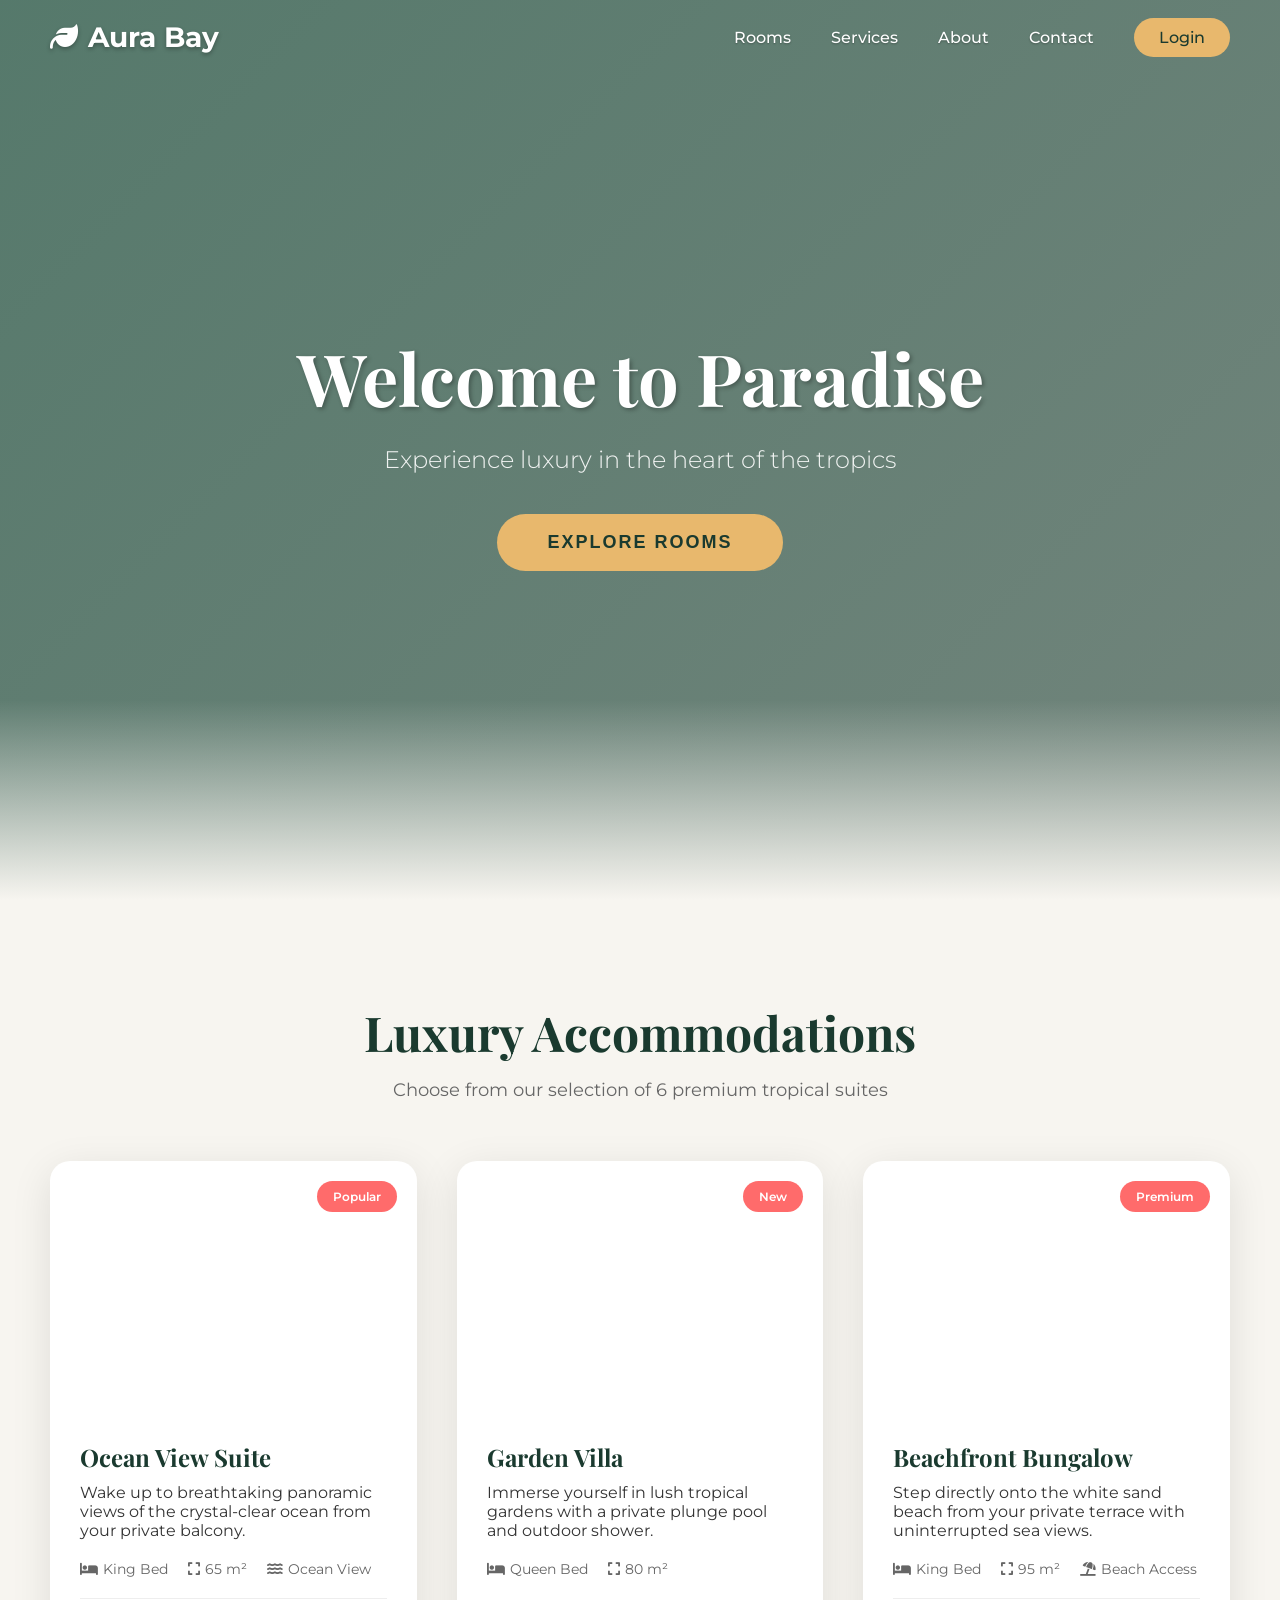
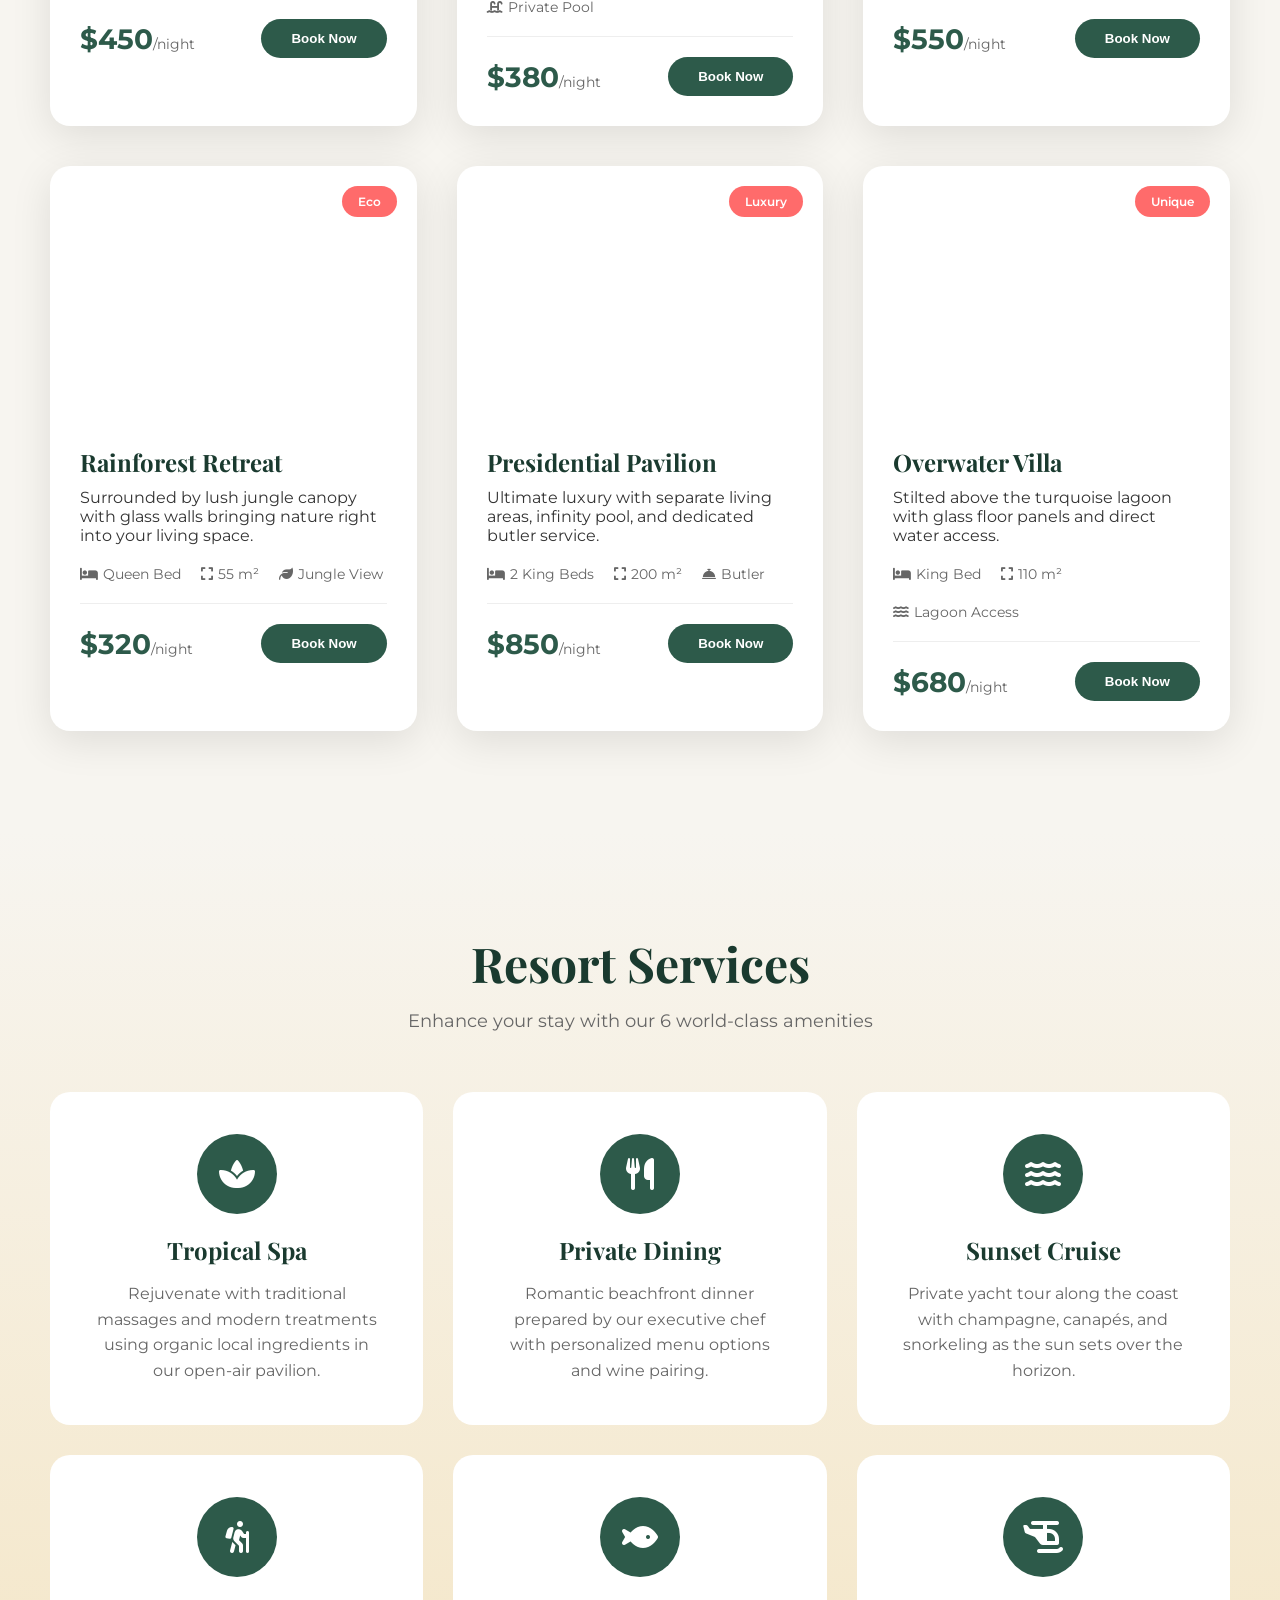
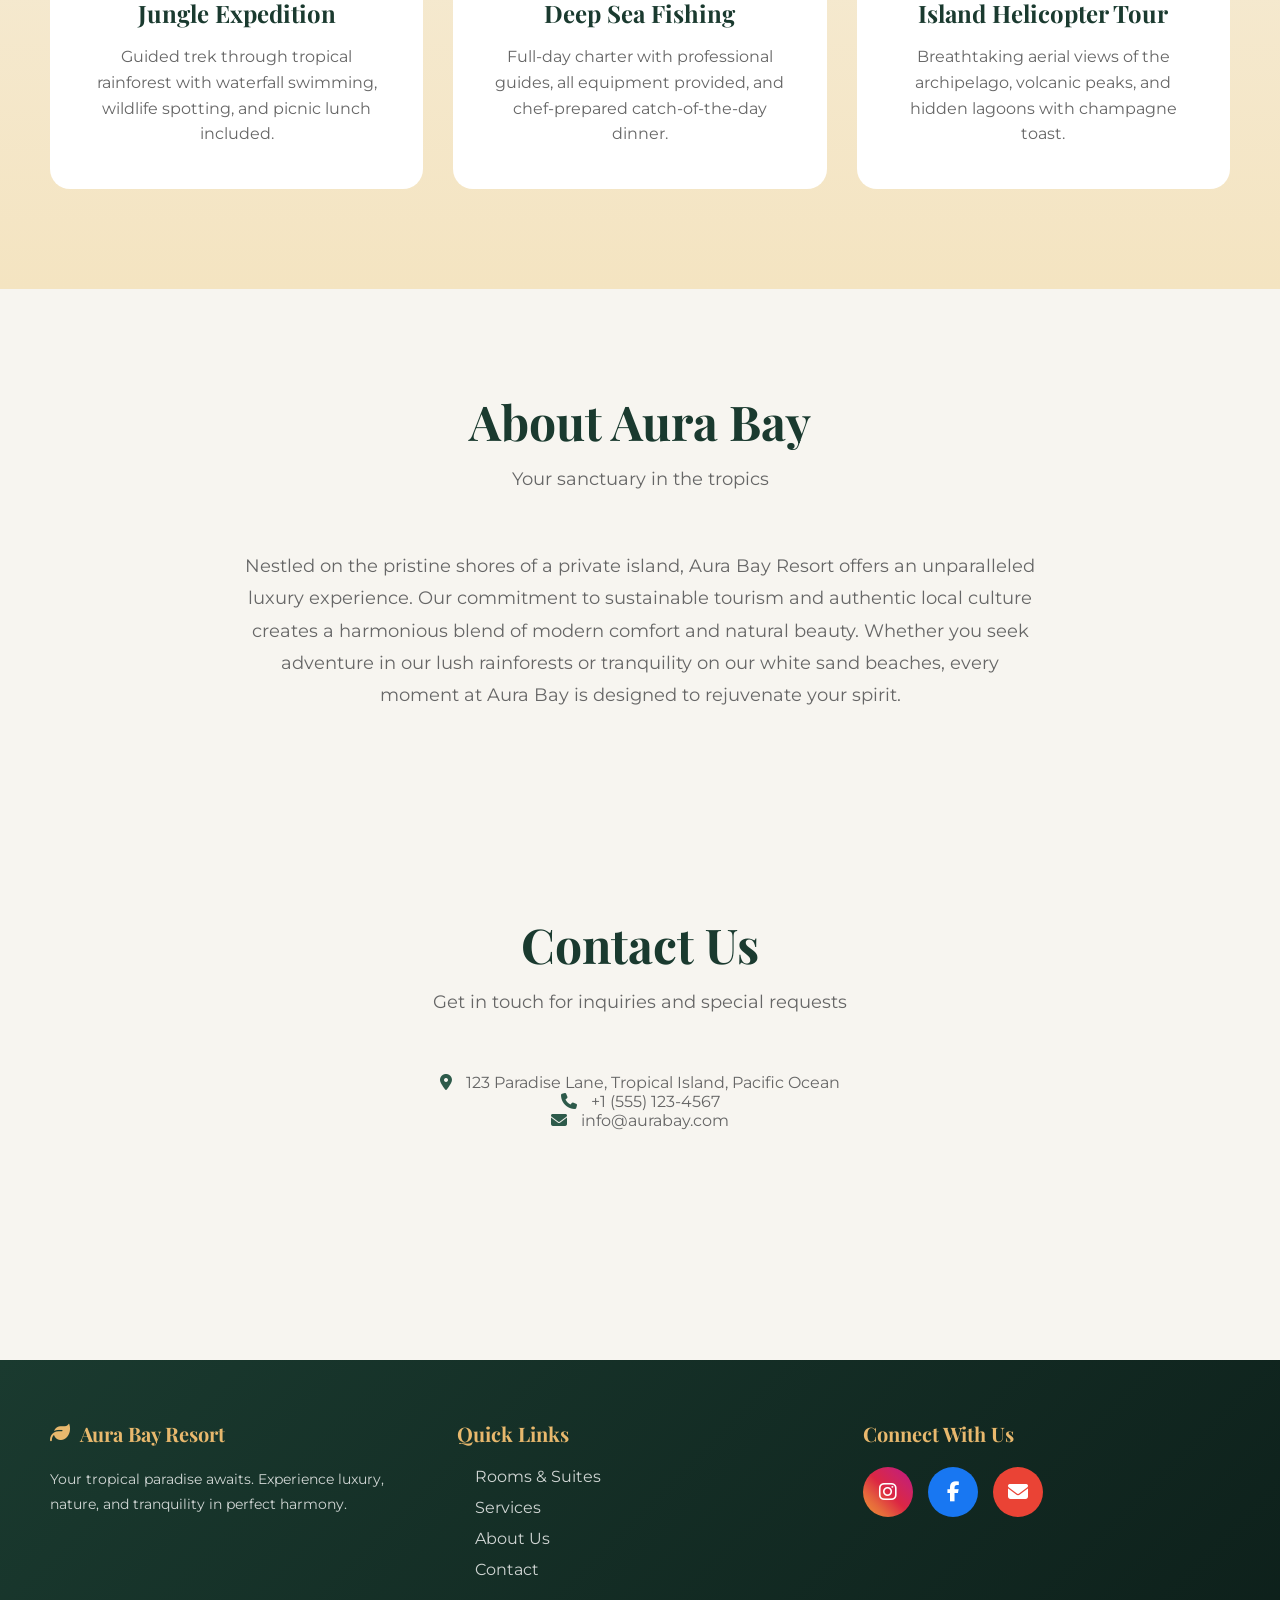
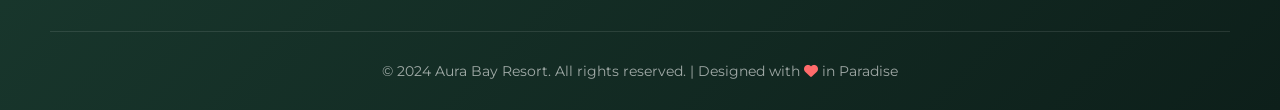
<file: reservation/index.html>
<!DOCTYPE html>
<html lang="en">
<head>
    <meta charset="UTF-8">
    <meta name="viewport" content="width=device-width, initial-scale=1.0">
    <title>Aura Bay Resort | Tropical Paradise</title>
    <link href="https://fonts.googleapis.com/css2?family=Playfair+Display:wght@400;700&family=Montserrat:wght@300;400;500;600&display=swap" rel="stylesheet">
    <link rel="stylesheet" href="https://cdnjs.cloudflare.com/ajax/libs/font-awesome/6.4.0/css/all.min.css">
    <link rel="stylesheet" href="style.css">
</head>
<body>

    <!-- Navigation -->
    <nav id="navbar">
        <a href="#" class="logo">
            <i class="fas fa-leaf"></i>
            Aura Bay
        </a>
        <ul class="nav-links">
            <li><a onclick="scrollToSection('rooms')">Rooms</a></li>
            <li><a onclick="scrollToSection('services')">Services</a></li>
            <li><a onclick="scrollToSection('about')">About</a></li>
            <li><a onclick="scrollToSection('contact')">Contact</a></li>
            <li id="historyNavItem" style="display: none;">
                <a href="history.html">My History</a>
            </li>
            <li>
                <a class="login-btn" onclick="toggleLogin()" id="loginNavBtn">Login</a>
            </li>
        </ul>
    </nav>

    <!-- User Dashboard -->
    <div class="user-dashboard" id="userDashboard">
        <div class="user-info">
            <div class="user-avatar">
                <i class="fas fa-user"></i>
            </div>
            <div class="user-details">
                <h4>Welcome back!</h4>
                <p id="userDisplayName">user123<br>dummygates123@gmail.com</p>
            </div>
        </div>

        <ul class="dashboard-menu">
            <li onclick="showReservations()"><i class="fas fa-calendar-check"></i> My Reservations</li>
            <li onclick="openProfile()"><i class="fas fa-user-circle"></i> Profile</li>
            <li onclick="openServiceModal()"><i class="fas fa-spa"></i> Book Service</li>
            <li class="logout-btn" onclick="logout()"><i class="fas fa-sign-out-alt"></i> Logout</li>
        </ul>
        
        <div class="reservations-list" id="reservationsList" style="display: none;">
            <h4 style="margin-bottom: 15px; color: var(--dark); font-size: 16px;">Your Bookings</h4>
            <div id="bookingsContainer"></div>
        </div>
    </div>

    <!-- Confirmation Popup -->
    <div class="overlay" id="confirmationOverlay"></div>
    <div class="confirmation-popup" id="confirmationPopup">
        <div class="icon">
            <i class="fas fa-check"></i>
        </div>
        <h3>Booking Confirmed!</h3>
        <p id="confirmationText">Your reservation has been successfully confirmed.</p>
        <button class="btn" onclick="closeConfirmation()">Awesome!</button>
    </div>

    <!-- Hero Section -->
    <section class="hero">
        <div class="hero-content">
            <h1>Welcome to Paradise</h1>
            <p>Experience luxury in the heart of the tropics</p>
            <button class="cta-button" onclick="scrollToSection('rooms')">Explore Rooms</button>
        </div>
    </section>

    <!-- Rooms Section - 6 Rooms -->
    <section id="rooms">
        <div class="section-header">
            <h2>Luxury Accommodations</h2>
            <p>Choose from our selection of 6 premium tropical suites</p>
        </div>
        
        <div class="rooms-grid">
            <!-- Room 1 -->
            <div class="room-card" data-room-id="1" onclick="handleRoomClick('Ocean View Suite', 450, 1)">
                <div class="room-image" style="background-image: url('https://images.unsplash.com/photo-1582719478250-c89cae4dc85b?w=800')">
                    <span class="room-badge">Popular</span>
                </div>
                <div class="room-info">
                    <h3>Ocean View Suite</h3>
                    <p>Wake up to breathtaking panoramic views of the crystal-clear ocean from your private balcony.</p>
                    <div class="room-features">
                        <span><i class="fas fa-bed"></i> King Bed</span>
                        <span><i class="fas fa-expand"></i> 65 m²</span>
                        <span><i class="fas fa-water"></i> Ocean View</span>
                    </div>
                    <div class="room-price">
                        <div class="price">$450<span>/night</span></div>
                        <button class="book-btn" onclick="event.stopPropagation(); handleRoomClick('Ocean View Suite', 450, 1)">Book Now</button>
                    </div>
                </div>
            </div>

            <!-- Room 2 -->
            <div class="room-card" data-room-id="2" onclick="handleRoomClick('Garden Villa', 380, 2)">
                <div class="room-image" style="background-image: url('https://images.unsplash.com/photo-1566073771259-6a8506099945?w=800')">
                    <span class="room-badge">New</span>
                </div>
                <div class="room-info">
                    <h3>Garden Villa</h3>
                    <p>Immerse yourself in lush tropical gardens with a private plunge pool and outdoor shower.</p>
                    <div class="room-features">
                        <span><i class="fas fa-bed"></i> Queen Bed</span>
                        <span><i class="fas fa-expand"></i> 80 m²</span>
                        <span><i class="fas fa-swimming-pool"></i> Private Pool</span>
                    </div>
                    <div class="room-price">
                        <div class="price">$380<span>/night</span></div>
                        <button class="book-btn" onclick="event.stopPropagation(); handleRoomClick('Garden Villa', 380, 2)">Book Now</button>
                    </div>
                </div>
            </div>

            <!-- Room 3 -->
            <div class="room-card" data-room-id="3" onclick="handleRoomClick('Beachfront Bungalow', 550, 3)">
                <div class="room-image" style="background-image: url('https://images.unsplash.com/photo-1520250497591-112f2f40a3f4?w=800')">
                    <span class="room-badge">Premium</span>
                </div>
                <div class="room-info">
                    <h3>Beachfront Bungalow</h3>
                    <p>Step directly onto the white sand beach from your private terrace with uninterrupted sea views.</p>
                    <div class="room-features">
                        <span><i class="fas fa-bed"></i> King Bed</span>
                        <span><i class="fas fa-expand"></i> 95 m²</span>
                        <span><i class="fas fa-umbrella-beach"></i> Beach Access</span>
                    </div>
                    <div class="room-price">
                        <div class="price">$550<span>/night</span></div>
                        <button class="book-btn" onclick="event.stopPropagation(); handleRoomClick('Beachfront Bungalow', 550, 3)">Book Now</button>
                    </div>
                </div>
            </div>

            <!-- Room 4 -->
            <div class="room-card" data-room-id="4" onclick="handleRoomClick('Rainforest Retreat', 320, 4)">
                <div class="room-image" style="background-image: url('https://images.unsplash.com/photo-1596394516093-501ba68a0ba6?w=800')">
                    <span class="room-badge">Eco</span>
                </div>
                <div class="room-info">
                    <h3>Rainforest Retreat</h3>
                    <p>Surrounded by lush jungle canopy with glass walls bringing nature right into your living space.</p>
                    <div class="room-features">
                        <span><i class="fas fa-bed"></i> Queen Bed</span>
                        <span><i class="fas fa-expand"></i> 55 m²</span>
                        <span><i class="fas fa-leaf"></i> Jungle View</span>
                    </div>
                    <div class="room-price">
                        <div class="price">$320<span>/night</span></div>
                        <button class="book-btn" onclick="event.stopPropagation(); handleRoomClick('Rainforest Retreat', 320, 4)">Book Now</button>
                    </div>
                </div>
            </div>

            <!-- Room 5 -->
            <div class="room-card" data-room-id="5" onclick="handleRoomClick('Presidential Pavilion', 850, 5)">
                <div class="room-image" style="background-image: url('https://images.unsplash.com/photo-1571896349842-33c89424de2d?w=800')">
                    <span class="room-badge">Luxury</span>
                </div>
                <div class="room-info">
                    <h3>Presidential Pavilion</h3>
                    <p>Ultimate luxury with separate living areas, infinity pool, and dedicated butler service.</p>
                    <div class="room-features">
                        <span><i class="fas fa-bed"></i> 2 King Beds</span>
                        <span><i class="fas fa-expand"></i> 200 m²</span>
                        <span><i class="fas fa-concierge-bell"></i> Butler</span>
                    </div>
                    <div class="room-price">
                        <div class="price">$850<span>/night</span></div>
                        <button class="book-btn" onclick="event.stopPropagation(); handleRoomClick('Presidential Pavilion', 850, 5)">Book Now</button>
                    </div>
                </div>
            </div>

            <!-- Room 6 -->
            <div class="room-card" data-room-id="6" onclick="handleRoomClick('Overwater Villa', 680, 6)">
                <div class="room-image" style="background-image: url('https://images.unsplash.com/photo-1499793983690-e29da59ef1c2?w=800')">
                    <span class="room-badge">Unique</span>
                </div>
                <div class="room-info">
                    <h3>Overwater Villa</h3>
                    <p>Stilted above the turquoise lagoon with glass floor panels and direct water access.</p>
                    <div class="room-features">
                        <span><i class="fas fa-bed"></i> King Bed</span>
                        <span><i class="fas fa-expand"></i> 110 m²</span>
                        <span><i class="fas fa-water"></i> Lagoon Access</span>
                    </div>
                    <div class="room-price">
                        <div class="price">$680<span>/night</span></div>
                        <button class="book-btn" onclick="event.stopPropagation(); handleRoomClick('Overwater Villa', 680, 6)">Book Now</button>
                    </div>
                </div>
            </div>
        </div>
    </section>

    <!-- Services Section  -->
    <section id="services" class="services">
        <div class="section-header">
            <h2>Resort Services</h2>
            <p>Enhance your stay with our 6 world-class amenities</p>
        </div>
        
        <div class="services-grid">
            <!-- Service 1 -->
            <div class="service-card">
                <div class="service-icon">
                    <i class="fas fa-spa"></i>
                </div>
                <h3>Tropical Spa</h3>
                <p>Rejuvenate with traditional massages and modern treatments using organic local ingredients in our open-air pavilion.</p>
            </div>

            <!-- Service 2 -->
            <div class="service-card">
                <div class="service-icon">
                    <i class="fas fa-utensils"></i>
                </div>
                <h3>Private Dining</h3>
                <p>Romantic beachfront dinner prepared by our executive chef with personalized menu options and wine pairing.</p>
            </div>

            <!-- Service 3 -->
            <div class="service-card">
                <div class="service-icon">
                    <i class="fas fa-water"></i>
                </div>
                <h3>Sunset Cruise</h3>
                <p>Private yacht tour along the coast with champagne, canapés, and snorkeling as the sun sets over the horizon.</p>
            </div>

            <!-- Service 4 -->
            <div class="service-card">
                <div class="service-icon">
                    <i class="fas fa-hiking"></i>
                </div>
                <h3>Jungle Expedition</h3>
                <p>Guided trek through tropical rainforest with waterfall swimming, wildlife spotting, and picnic lunch included.</p>
            </div>

            <!-- Service 5 -->
            <div class="service-card">
                <div class="service-icon">
                    <i class="fas fa-fish"></i>
                </div>
                <h3>Deep Sea Fishing</h3>
                <p>Full-day charter with professional guides, all equipment provided, and chef-prepared catch-of-the-day dinner.</p>
            </div>

            <!-- Service 6 -->
            <div class="service-card">
                <div class="service-icon">
                    <i class="fas fa-helicopter"></i>
                </div>
                <h3>Island Helicopter Tour</h3>
                <p>Breathtaking aerial views of the archipelago, volcanic peaks, and hidden lagoons with champagne toast.</p>
            </div>
        </div>
    </section>

    <!-- About Section -->
    <section id="about">
        <div class="section-header">
            <h2>About Aura Bay</h2>
            <p>Your sanctuary in the tropics</p>
        </div>
        <div class="about-content">
            <p style="text-align: center; max-width: 800px; margin: 0 auto; line-height: 1.8; color: #666; font-size: 18px;">
                Nestled on the pristine shores of a private island, Aura Bay Resort offers an unparalleled luxury experience. 
                Our commitment to sustainable tourism and authentic local culture creates a harmonious blend of modern comfort 
                and natural beauty. Whether you seek adventure in our lush rainforests or tranquility on our white sand beaches, 
                every moment at Aura Bay is designed to rejuvenate your spirit.
            </p>
        </div>
    </section>

    <!-- Contact Section -->
    <section id="contact">
        <div class="section-header">
            <h2>Contact Us</h2>
            <p>Get in touch for inquiries and special requests</p>
        </div>
        <div class="contact-content" style="text-align: center; max-width: 600px; margin: 0 auto;">
            <p style="color: #666; margin-bottom: 30px;">
                <i class="fas fa-map-marker-alt" style="color: var(--primary); margin-right: 10px;"></i>
                123 Paradise Lane, Tropical Island, Pacific Ocean<br>
                <i class="fas fa-phone" style="color: var(--primary); margin-right: 10px;"></i>
                +1 (555) 123-4567<br>
                <i class="fas fa-envelope" style="color: var(--primary); margin-right: 10px;"></i>
                info@aurabay.com
            </p>
        </div>
    </section>

    <!-- Footer -->
    <footer class="footer">
        <div class="footer-content">
            <div class="footer-section">
                <h4><i class="fas fa-leaf"></i> Aura Bay Resort</h4>
                <p>Your tropical paradise awaits. Experience luxury, nature, and tranquility in perfect harmony.</p>
            </div>
            <div class="footer-section">
                <h4>Quick Links</h4>
                <ul>
                    <li><a onclick="scrollToSection('rooms')">Rooms & Suites</a></li>
                    <li><a onclick="scrollToSection('services')">Services</a></li>
                    <li><a onclick="scrollToSection('about')">About Us</a></li>
                    <li><a onclick="scrollToSection('contact')">Contact</a></li>
                </ul>
            </div>
            <div class="footer-section">
                <h4>Connect With Us</h4>
                <div class="social-icons">
                    <a href="https://instagram.com" target="_blank" class="social-icon instagram" title="Follow us on Instagram">
                        <i class="fab fa-instagram"></i>
                    </a>
                    <a href="https://facebook.com" target="_blank" class="social-icon facebook" title="Like us on Facebook">
                        <i class="fab fa-facebook-f"></i>
                    </a>
                    <a href="mailto:contact@aurabay.com" class="social-icon gmail" title="Email us">
                        <i class="fas fa-envelope"></i>
                    </a>
                </div>
            </div>
        </div>
        <div class="footer-bottom">
            <p>&copy; 2024 Aura Bay Resort. All rights reserved. | Designed with <i class="fas fa-heart" style="color: var(--accent);"></i> in Paradise</p>
        </div>
    </footer>

    <!-- Login Modal -->
    <div class="modal" id="loginModal">
        <div class="modal-content">
            <button class="close-modal" onclick="closeModal('loginModal')"><i class="fas fa-times"></i></button>
            <h2>Welcome Back</h2>
            <p class="modal-subtitle">Login to manage your reservations</p>
            <div class="success-msg" id="loginSuccess">Login successful! Welcome to Aura Bay.</div>
            <form onsubmit="handleLogin(event)">
                <div class="form-group">
                    <label>Email</label>
                    <input type="email" id="username" placeholder="Enter email" required>
                </div>
                <div class="form-group">
                    <label>Password</label>
                    <input type="password" id="password" placeholder="Enter password" required>
                </div>
                <p class="error-msg" id="loginError">Invalid credentials. Try admin@gmail.com / admin123</p>
                <button type="submit" class="submit-btn">Login</button>
            </form>
            <p style="text-align: center; margin-top: 20px; color: #666; font-size: 14px;">
                Demo: admin@gmail.com / admin123
            </p>
        </div>
    </div>

    <!--  Room Booking Modal  -->
    <div class="modal" id="bookingModal">
        <div class="modal-content booking-modal-content" style="max-width: 900px; padding: 0; overflow: hidden;">
            <button class="close-modal" onclick="closeModal('bookingModal')" style="top: 15px; right: 15px; background: rgba(255,255,255,0.95);"><i class="fas fa-times"></i></button>
            
            <div style="display: flex; flex-direction: row; max-height: 90vh; overflow: hidden;">
                <!-- Left Side - Image and Details -->
                <div style="flex: 1; background: #f8f9fa; display: flex; flex-direction: column;">
                    <!-- Room Image -->
                    <div class="room-details-image" id="bookingModalImage" style="height: 300px; background-size: cover; background-position: center; position: relative;">
                        <div style="position: absolute; bottom: 0; left: 0; right: 0; height: 100px; background: linear-gradient(to top, rgba(0,0,0,0.7), transparent);"></div>
                        <div style="position: absolute; bottom: 20px; left: 30px; color: white;">
                            <span class="room-details-badge" id="bookingModalBadge" style="background: var(--secondary); color: var(--dark); padding: 6px 16px; border-radius: 20px; font-size: 12px; font-weight: 700; text-transform: uppercase; letter-spacing: 1px;">Popular</span>
                            <h2 id="bookingRoomName" style="font-size: 28px; margin-top: 10px; text-shadow: 2px 2px 4px rgba(0,0,0,0.3);">Ocean View Suite</h2>
                        </div>
                    </div>
                    
                    <!-- Privileges and Info -->
                    <div style="padding: 30px; flex: 1; overflow-y: auto;">
                        <h3 style="font-size: 18px; color: var(--dark); margin-bottom: 20px; display: flex; align-items: center; gap: 10px;">
                            <i class="fas fa-star" style="color: var(--secondary);"></i> Room Highlights
                        </h3>
                        <div class="highlights-grid" id="roomHighlights" style="display: grid; grid-template-columns: 1fr 1fr; gap: 15px; margin-bottom: 30px;">
                      
                        </div>

                        <h3 style="font-size: 18px; color: var(--dark); margin-bottom: 20px; display: flex; align-items: center; gap: 10px;">
                            <i class="fas fa-concierge-bell" style="color: var(--secondary);"></i> Included Amenities
                        </h3>
                        <div class="amenities-list" id="roomAmenities" style="display: flex; flex-wrap: wrap; gap: 10px; margin-bottom: 30px;">
                    
                        </div>

                        <h3 style="font-size: 18px; color: var(--dark); margin-bottom: 20px; display: flex; align-items: center; gap: 10px;">
                            <i class="fas fa-gift" style="color: var(--secondary);"></i> Exclusive Privileges
                        </h3>
                        <ul class="privileges-list" id="roomPrivileges" style="list-style: none; display: grid; gap: 12px;">
                          
                        </ul>
                    </div>
                </div>

                <!-- Right Side - Booking Form -->
                <div style="flex: 1; padding: 40px; background: white; display: flex; flex-direction: column; overflow-y: auto;">
                    <h3 style="font-size: 22px; color: var(--dark); margin-bottom: 25px; display: flex; align-items: center; gap: 10px;">
                        <i class="fas fa-calendar-alt" style="color: var(--primary);"></i> Book Your Stay
                    </h3>
                    
                    <div class="success-msg" id="bookingSuccess" style="display: none; margin-bottom: 20px;">
                        <i class="fas fa-check-circle"></i> Booking request submitted! Check your email to confirm.
                    </div>

                    <form onsubmit="handleRoomBooking(event)" style="flex: 1; display: flex; flex-direction: column;">
                        <div style="display: grid; grid-template-columns: 1fr 1fr; gap: 20px; margin-bottom: 20px;">
                            <div class="form-group" style="margin-bottom: 0;">
                                <label style="display: block; margin-bottom: 8px; font-weight: 600; color: var(--dark); font-size: 14px;">
                                    <i class="fas fa-sign-in-alt" style="margin-right: 5px; color: var(--primary);"></i>Check In Date
                                </label>
                                <input type="date" id="modalCheckIn" required onchange="calculateTotal()" style="width: 100%; padding: 12px; border: 2px solid #eee; border-radius: 10px; font-family: inherit; cursor: pointer;">
                            </div>
                            <div class="form-group" style="margin-bottom: 0;">
                                <label style="display: block; margin-bottom: 8px; font-weight: 600; color: var(--dark); font-size: 14px;">
                                    <i class="fas fa-sign-out-alt" style="margin-right: 5px; color: var(--primary);"></i>Check Out Date
                                </label>
                                <input type="date" id="modalCheckOut" required onchange="calculateTotal()" style="width: 100%; padding: 12px; border: 2px solid #eee; border-radius: 10px; font-family: inherit; cursor: pointer;">
                            </div>
                        </div>

                        <div class="form-group" style="margin-bottom: 20px;">
                            <label style="display: block; margin-bottom: 8px; font-weight: 600; color: var(--dark); font-size: 14px;">
                                <i class="fas fa-users" style="margin-right: 5px; color: var(--primary);"></i>Number of Guests
                            </label>
                            <select id="modalGuests" required style="width: 100%; padding: 12px; border: 2px solid #eee; border-radius: 10px; font-family: inherit; cursor: pointer;">
                                <option value="1">1 Guest</option>
                                <option value="2" selected>2 Guests</option>
                                <option value="3">3 Guests</option>
                                <option value="4">4 Guests</option>
                                <option value="5">5 Guests</option>
                                <option value="6">6 Guests</option>
                            </select>
                        </div>

                        <div class="form-group" style="margin-bottom: 20px;">
                            <label style="display: block; margin-bottom: 8px; font-weight: 600; color: var(--dark); font-size: 14px;">
                                <i class="fas fa-comment-alt" style="margin-right: 5px; color: var(--primary);"></i>Special Requests
                            </label>
                            <textarea id="specialRequests" rows="4" placeholder="Any special requirements (e.g., traveling with pets, dietary restrictions, health emergencies, celebration setup...)" style="width: 100%; padding: 12px; border: 2px solid #eee; border-radius: 10px; font-family: inherit; resize: none; "></textarea>
                        </div>

                        <div class="price-calculation" style="background: #f8f9fa; padding: 20px; border-radius: 12px; margin-bottom: 20px; border: 2px solid #eee;">
                            <div class="price-row" style="display: flex; justify-content: space-between; margin-bottom: 12px; color: #666; font-size: 15px;">
                                <span>Rate per night:</span>
                                <span id="nightRate" style="font-weight: 600;">$450</span>
                            </div>
                            <div class="price-row" style="display: flex; justify-content: space-between; margin-bottom: 12px; color: #666; font-size: 15px;">
                                <span>Number of nights:</span>
                                <span id="numNights" style="font-weight: 600;">0</span>
                            </div>
                            <div class="price-row total" style="display: flex; justify-content: space-between; border-top: 2px solid #ddd; padding-top: 12px; margin-top: 12px; font-size: 20px; font-weight: 700; color: var(--dark);">
                                <span>Total Estimate:</span>
                                <span id="totalEstimate" style="color: var(--primary);">$0</span>
                            </div>
                        </div>

                        <button type="submit" class="submit-btn" id="confirmBookingBtn" style="width: 100%; background: var(--primary); color: white; border: none; padding: 15px; border-radius: 10px; font-size: 16px; font-weight: 600; cursor: pointer; transition: all 0.3s; display: flex; align-items: center; justify-content: center; gap: 10px;">
                            <i class="fas fa-paper-plane"></i> Send Confirmation Email
                        </button>
                    </form>
                </div>
            </div>
        </div>
    </div>



    <script src="script.js"></script>
</body>
</html>
</file>
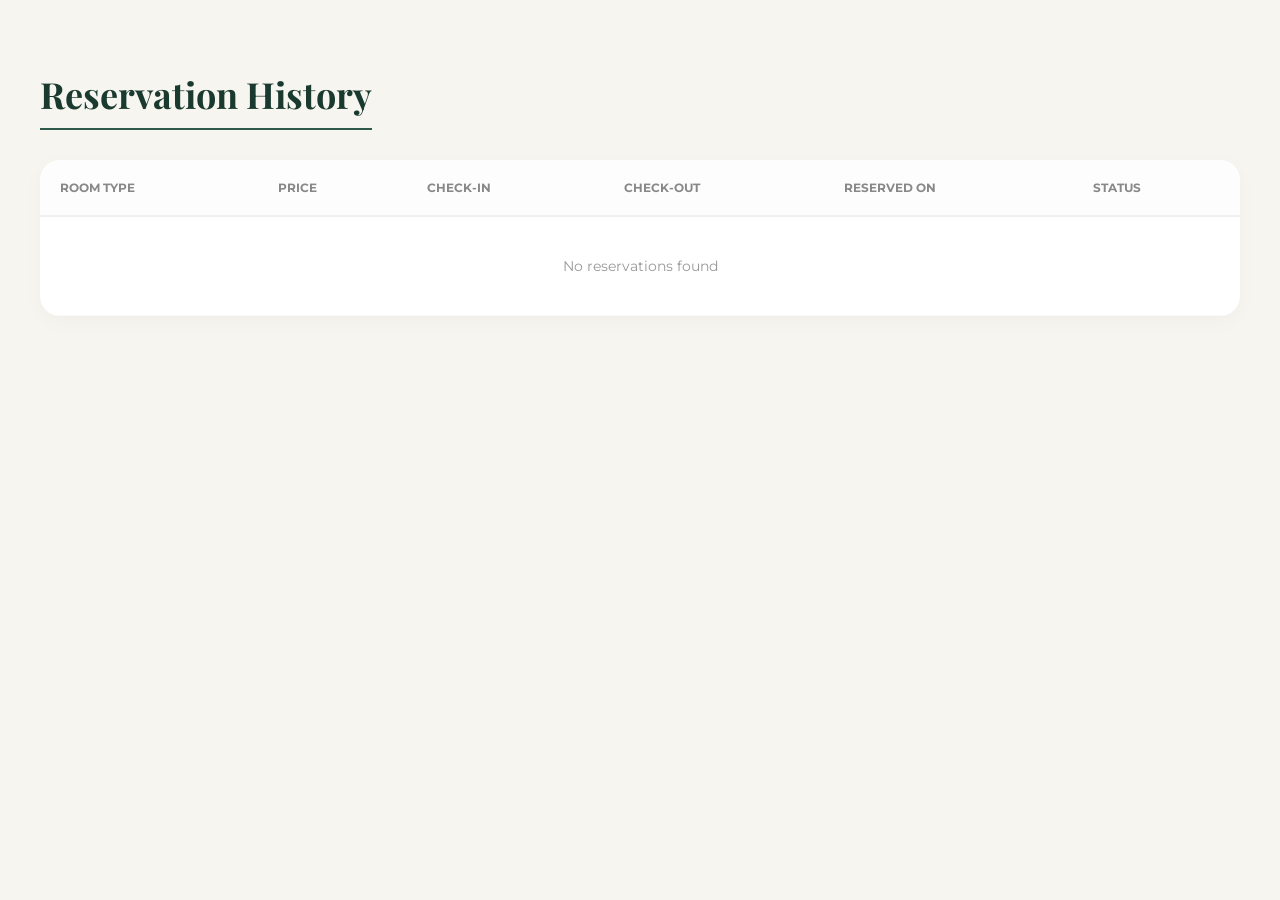
<file: reservation/history.html>
<!DOCTYPE html>
<html lang="en">
<head>
    <meta charset="UTF-8">
    <meta name="viewport" content="width=device-width, initial-scale=1.0">
    <title>Aura Bay Resort | My History</title>
    <link href="https://fonts.googleapis.com/css2?family=Playfair+Display:wght@700&family=Montserrat:wght@400;600&display=swap" rel="stylesheet">
    <link rel="stylesheet" href="https://cdnjs.cloudflare.com/ajax/libs/font-awesome/6.4.0/css/all.min.css">
    <style>
        :root { --primary: #2D5A4A; --accent: #FF6B6B; --light: #F7F5F0; --dark: #1A3A2F; --secondary: #E8B86D; }
        body { font-family: 'Montserrat', sans-serif; background: var(--light); padding: 40px; color: var(--dark); margin: 0; }
        .container { max-width: 1200px; margin: 0 auto; }
        h2 { font-family: 'Playfair Display', serif; font-size: 36px; margin-bottom: 30px; border-bottom: 2px solid var(--primary); display: inline-block; padding-bottom: 10px; }
        
        .card { background: white; padding: 35px; border-radius: 20px; box-shadow: 0 10px 40px rgba(0,0,0,0.06); margin-bottom: 40px; }
        .active-grid { display: flex; justify-content: space-between; align-items: center; flex-wrap: wrap; gap: 20px; }
        .active-info h3 { margin: 0 0 10px 0; color: var(--primary); font-size: 24px; }
        .active-info p { margin: 5px 0; color: #666; font-size: 14px; }
        
        .timer-container { text-align: center; background: var(--light); padding: 15px 25px; border-radius: 15px; border: 1px solid #e0e0e0; }
        .timer-container label { font-size: 11px; text-transform: uppercase; letter-spacing: 1px; color: #888; display: block; margin-bottom: 5px; }
        .timer { font-size: 32px; font-weight: 700; color: var(--dark); font-family: monospace; }
        
        .btn-actions { display: flex; gap: 15px; }
        .btn-extend { background: var(--primary); color: white; border: none; padding: 12px 30px; border-radius: 10px; cursor: pointer; font-weight: 600; transition: all 0.3s; }
        .btn-extend:hover { background: #1e4538; transform: translateY(-2px); }
        .btn-end { background: var(--accent); color: white; border: none; padding: 12px 30px; border-radius: 10px; cursor: pointer; font-weight: 600; transition: all 0.3s; }
        .btn-end:hover { background: #d32f2f; transform: translateY(-2px); }
        
        .upcoming-badge { 
            display: inline-block; 
            background: var(--secondary); 
            color: var(--dark); 
            padding: 6px 14px; 
            border-radius: 30px; 
            font-size: 11px; 
            font-weight: 700; 
            text-transform: uppercase; 
            letter-spacing: 0.5px;
            margin-top: 10px;
        }
        
        .countdown-to-checkin {
            background: #fff8e1;
            border: 2px solid var(--secondary);
        }
        
        .history-table-container { background: white; border-radius: 20px; overflow: hidden; box-shadow: 0 5px 20px rgba(0,0,0,0.03); }
        table { width: 100%; border-collapse: collapse; }
        th { text-align: left; padding: 20px; background: #fdfdfd; border-bottom: 2px solid #f0f0f0; color: #888; font-size: 12px; text-transform: uppercase; }
        td { padding: 20px; border-bottom: 1px solid #f9f9f9; font-size: 14px; }
        
        .status { padding: 6px 14px; border-radius: 30px; font-size: 11px; font-weight: 700; text-transform: uppercase; letter-spacing: 0.5px; }
        .status-pending { background: #fff8e1; color: #ff8f00; }
        .status-confirmed { background: #e8f5e9; color: #2e7d32; }
        .status-staying { background: #e0f7fa; color: #00838f; border: 1px solid #00838f; }
        .status-cancelled { background: #ffebee; color: #c62828; }
        .status-done { background: #f5f5f5; color: #757575; }

        .modal { display: none; position: fixed; top: 0; left: 0; width: 100%; height: 100%; background: rgba(0,0,0,0.6); z-index: 1000; backdrop-filter: blur(3px); }
        .modal-content { background: white; width: 450px; margin: 100px auto; padding: 40px; border-radius: 25px; position: relative; }
        .modal-content h3 { margin-top: 0; font-family: 'Playfair Display', serif; }
        .modal-content label { display: block; margin: 20px 0 10px; font-weight: 600; font-size: 14px; }
        .modal-content input { width: 100%; padding: 12px; border: 1px solid #ddd; border-radius: 10px; font-family: inherit; }
        .btn-confirm-ext { background: var(--primary); color: white; border: none; width: 100%; padding: 15px; border-radius: 10px; margin-top: 25px; cursor: pointer; font-weight: 600; }
        .btn-confirm-ext:hover { background: #1e4538; }
        
        .loading { text-align: center; padding: 40px; color: #999; }
        .loading i { animation: spin 1s linear infinite; margin-right: 10px; }
        @keyframes spin { from { transform: rotate(0deg); } to { transform: rotate(360deg); } }
    </style>
</head>
<body>

<div class="container">
    <h2>Reservation History</h2>

    <div id="activeStaySection" class="card" style="display: none;">
        <div class="active-grid">
            <div class="active-info">
                <p id="statusLabel" style="text-transform: uppercase; font-size: 11px; font-weight: 700; color: var(--accent); margin-bottom: 5px;">Current Status</p>
                <h3 id="activeRoomName">Room Name</h3>
                <p><i class="fas fa-calendar-alt"></i> <span id="activeCheckIn"></span> &mdash; <span id="activeCheckOut"></span></p>
                <div id="activeStatusBadge" class="status">CONFIRMED</div>
            </div>
            <div id="timerBox" class="timer-container" style="display: none;">
                <label id="timerLabel">Time Remaining</label>
                <div class="timer" id="countdownTimer">00:00:00</div>
            </div>
            <div id="countdownToCheckinBox" class="timer-container countdown-to-checkin" style="display: none;">
                <label>Check-in begins in</label>
                <div class="timer" id="countdownToCheckin">00:00:00</div>
            </div>
            <div class="btn-group">
                <button class="btn-extend" onclick="openExtendModal()" title="Extend your current reservation">
                    <i class="fas fa-plus"></i> Extend Stay
                </button>
                <button class="btn-end" onclick="confirmEndStay()" title="End your reservation early">
                    <i class="fas fa-sign-out-alt"></i> End Stay
                </button>
            </div>
        </div>
    </div>

    <div class="history-table-container">
        <table>
            <thead>
                <tr>
                    <th>Room Type</th>
                    <th>Price</th>
                    <th>Check-in</th>
                    <th>Check-out</th>
                    <th>Reserved On</th>
                    <th>Status</th>
                </tr>
            </thead>
            <tbody id="historyTableBody">
                <tr><td colspan="6" class="loading"><i class="fas fa-spinner"></i> Loading reservations...</td></tr>
            </tbody>
        </table>
    </div>
</div>

<div id="extendModal" class="modal">
    <div class="modal-content">
        <h3>Extend Your Stay</h3>
        <p style="font-size: 13px; color: #666; margin-bottom: 20px;">
            Current room: <strong id="extendRoomName" style="color: var(--primary);"></strong>
        </p>
        <label>New Check-out Date & Time</label>
        <input type="datetime-local" id="newCheckOutTime">
        <p style="font-size: 12px; color: #888; margin-top: 10px;">
            <i class="fas fa-info-circle"></i> This will extend your current reservation for the same room.
        </p>
        <button class="btn-confirm-ext" onclick="processExtension()">Update Reservation</button>
        <button onclick="closeExtendModal()" style="background:none; border:none; color:#888; width:100%; margin-top:15px; cursor:pointer;">Cancel</button>
    </div>
</div>

<script>
    let timerRef = null;
    let checkinTimerRef = null;
    let currentReservation = null;

    async function loadData() {
        try {
            const response = await fetch('status_check.php');
            const data = await response.json();
            renderPage(data);
        } catch (err) {
            console.error("Data Load Error:", err);
            renderPage({
                currentReservation: null,
                currentStatus: 'None',
                history: []
            });
        }
    }

    function calculateStatus(checkIn, checkOut, dbStatus) {
        const now = new Date();
        const checkInDate = new Date(checkIn);
        const checkOutDate = new Date(checkOut);
        
        // If already done/cancelled, keep that status
        if (dbStatus === 'Done' || dbStatus === 'Cancelled') {
            return dbStatus;
        }
        
        // Calculate actual status based on time
        if (now >= checkOutDate) {
            return 'Done';
        } else if (now >= checkInDate) {
            return 'Staying';
        } else {
            return 'Confirmed'; 
        }
    }

    function renderPage(data) {
        const now = new Date();
        
        const activeCard = document.getElementById('activeStaySection');
        const activeStatusBadge = document.getElementById('activeStatusBadge');
        const statusLabel = document.getElementById('statusLabel');
        const timerBox = document.getElementById('timerBox');
        const countdownToCheckinBox = document.getElementById('countdownToCheckinBox');
        
        if (timerRef) clearInterval(timerRef);
        if (checkinTimerRef) clearInterval(checkinTimerRef);
        
        if (data.currentReservation && ['Confirmed', 'Staying', 'Pending'].includes(data.currentStatus)) {
            currentReservation = data.currentReservation;
            activeCard.style.display = 'block';
            
            document.getElementById('activeRoomName').innerText = data.currentReservation.room_name;
            document.getElementById('activeCheckIn').innerText = formatDate(data.currentReservation.check_in);
            document.getElementById('activeCheckOut').innerText = formatDate(data.currentReservation.check_out);
            
            const checkInDate = new Date(data.currentReservation.check_in);
            const checkOutDate = new Date(data.currentReservation.check_out);
            
            const actualStatus = calculateStatus(
                data.currentReservation.check_in, 
                data.currentReservation.check_out, 
                data.currentStatus
            );
            
            const hasCheckInStarted = now >= checkInDate;
            const hasCheckOutPassed = now >= checkOutDate;
            
            if (hasCheckOutPassed) {
                activeStatusBadge.className = 'status status-done';
                activeStatusBadge.innerText = 'COMPLETED';
                statusLabel.innerText = 'Past Stay';
                statusLabel.style.color = '#757575';
                timerBox.style.display = 'none';
                countdownToCheckinBox.style.display = 'none';
            } else if (hasCheckInStarted) {
                activeStatusBadge.className = 'status status-staying';
                activeStatusBadge.innerText = 'STAYING';
                statusLabel.innerText = 'Currently Staying';
                statusLabel.style.color = 'var(--accent)';
                
                timerBox.style.display = 'block';
                countdownToCheckinBox.style.display = 'none';
                
                startCheckoutTimer(checkOutDate);
            } else {
                activeStatusBadge.className = 'status status-confirmed';
                activeStatusBadge.innerText = 'CONFIRMED';
                statusLabel.innerText = 'Upcoming Stay';
                statusLabel.style.color = 'var(--secondary)';
                
                timerBox.style.display = 'none';
                countdownToCheckinBox.style.display = 'block';
                
                startCheckinCountdown(checkInDate, checkOutDate);
            }
        } else {
            activeCard.style.display = 'none';
        }

        const tbody = document.getElementById('historyTableBody');
        tbody.innerHTML = '';
        
        if (!data.history || data.history.length === 0) {
            tbody.innerHTML = '<tr><td colspan="6" style="text-align:center; padding: 40px; color:#999;">No reservations found</td></tr>';
        } else {
            data.history.forEach(row => {
                const actualStatus = calculateStatus(row.check_in, row.check_out, row.status);
                
                const tr = document.createElement('tr');
                tr.innerHTML = `
                    <td><strong>${row.room_name}</strong></td>
                    <td>${row.price}</td>
                    <td>${formatDate(row.check_in)}</td>
                    <td>${formatDate(row.check_out)}</td>
                    <td style="color:#999;">${row.created_at}</td>
                    <td><span class="status status-${actualStatus.toLowerCase()}">${actualStatus}</span></td>
                `;
                tbody.appendChild(tr);
            });
        }
    }

    function formatDate(dateStr) {
        if (!dateStr) return '-';
        const date = new Date(dateStr);
        return date.toLocaleDateString('en-US', { 
            month: 'short', 
            day: 'numeric', 
            year: 'numeric',
            hour: '2-digit',
            minute: '2-digit'
        });
    }

    function startCheckoutTimer(checkOutDate) {
        updateCheckoutTimer(checkOutDate);
        timerRef = setInterval(() => updateCheckoutTimer(checkOutDate), 1000);
    }

    function updateCheckoutTimer(checkOutDate) {
        const now = new Date().getTime();
        const target = checkOutDate.getTime();
        const diff = target - now;

        if (diff <= 0) {
            clearInterval(timerRef);
            document.getElementById('countdownTimer').innerText = "00:00:00";
            loadData();
            return;
        }

        const h = Math.floor(diff / (1000 * 60 * 60));
        const m = Math.floor((diff % (1000 * 60 * 60)) / (1000 * 60));
        const s = Math.floor((diff % (1000 * 60)) / 1000);

        document.getElementById('countdownTimer').innerText = 
            `${h.toString().padStart(2, '0')}:${m.toString().padStart(2, '0')}:${s.toString().padStart(2, '0')}`;
    }

    function startCheckinCountdown(checkInDate, checkOutDate) {
        updateCheckinTimer(checkInDate, checkOutDate); 
        checkinTimerRef = setInterval(() => updateCheckinTimer(checkInDate, checkOutDate), 1000);
    }

    function updateCheckinTimer(checkInDate, checkOutDate) {
        const now = new Date().getTime();
        const target = checkInDate.getTime();
        const diff = target - now;

        if (diff <= 0) {
            clearInterval(checkinTimerRef);
            loadData(); 
            return;
        }

        const days = Math.floor(diff / (1000 * 60 * 60 * 24));
        const h = Math.floor((diff % (1000 * 60 * 60 * 24)) / (1000 * 60 * 60));
        const m = Math.floor((diff % (1000 * 60 * 60)) / (1000 * 60));
        const s = Math.floor((diff % (1000 * 60)) / 1000);

        let timeText = '';
        if (days > 0) {
            timeText = `${days}d ${h.toString().padStart(2, '0')}:${m.toString().padStart(2, '0')}:${s.toString().padStart(2, '0')}`;
        } else {
            timeText = `${h.toString().padStart(2, '0')}:${m.toString().padStart(2, '0')}:${s.toString().padStart(2, '0')}`;
        }

        document.getElementById('countdownToCheckin').innerText = timeText;
    }

    async function confirmEndStay() {
        if (confirm("Are you sure you want to end your reservation immediately? This will mark your stay as 'Done'.")) {
            try {
                await fetch('checkout.php');
            } catch (e) {
                console.log("Checkout endpoint not available (demo mode)");
            }
            loadData();
        }
    }

    function openExtendModal() { 
        if (!currentReservation) return;
        
        // Show current room name in modal
        document.getElementById('extendRoomName').innerText = currentReservation.room_name;
        
        // Set minimum date to current check-out time
        const currentCheckOut = new Date(currentReservation.check_out);
        // Format for datetime-local: YYYY-MM-DDTHH:MM
        const minDate = new Date(currentCheckOut.getTime() - (currentCheckOut.getTimezoneOffset() * 60000))
            .toISOString().slice(0, 16);
        document.getElementById('newCheckOutTime').min = minDate;
        
        document.getElementById('extendModal').style.display = 'block'; 
    }
    
    function closeExtendModal() { 
        document.getElementById('extendModal').style.display = 'none'; 
    }

    async function processExtension() {
        const newTime = document.getElementById('newCheckOutTime').value;
        if (!newTime) return alert("Please select a new check-out time.");
        
        const newCheckOut = new Date(newTime);
        const currentCheckOut = new Date(currentReservation.check_out);
        
        if (newCheckOut <= currentCheckOut) {
            return alert("New check-out time must be after current check-out time.");
        }

        try {
            const res = await fetch('reserve.php', {
                method: 'POST',
                headers: {'Content-Type': 'application/x-www-form-urlencoded'},
                body: `action=extend&new_check_out=${encodeURIComponent(newTime)}&current_check_out=${encodeURIComponent(currentReservation.check_out)}&room_name=${encodeURIComponent(currentReservation.room_name)}&reservation_id=${currentReservation.id || ''}`
            });
            
            let result;
            try {
                result = await res.json();
            } catch (e) {
                result = { success: res.ok };
            }
            
            if (result.success || result.status === 'extended' || result.message === 'Extension successful') {
                alert(`Your stay at ${currentReservation.room_name} has been extended until ${formatDate(newTime)}`);
                closeExtendModal();
                
                currentReservation.check_out = newTime;
                loadData();
            } else {
                alert("Failed to extend reservation: " + (result.message || "Unknown error"));
            }
        } catch (err) {
            console.error("Extension error:", err);
            alert(`Demo: Extended ${currentReservation.room_name} until ${formatDate(newTime)}`);
            closeExtendModal();
            currentReservation.check_out = newTime;
            loadData();
        }
    }

    // Close modal when clicking outside
    window.onclick = function(event) {
        const modal = document.getElementById('extendModal');
        if (event.target === modal) {
            closeExtendModal();
        }
    }

    document.addEventListener('DOMContentLoaded', loadData);
</script>

</body>
</html>
</file>
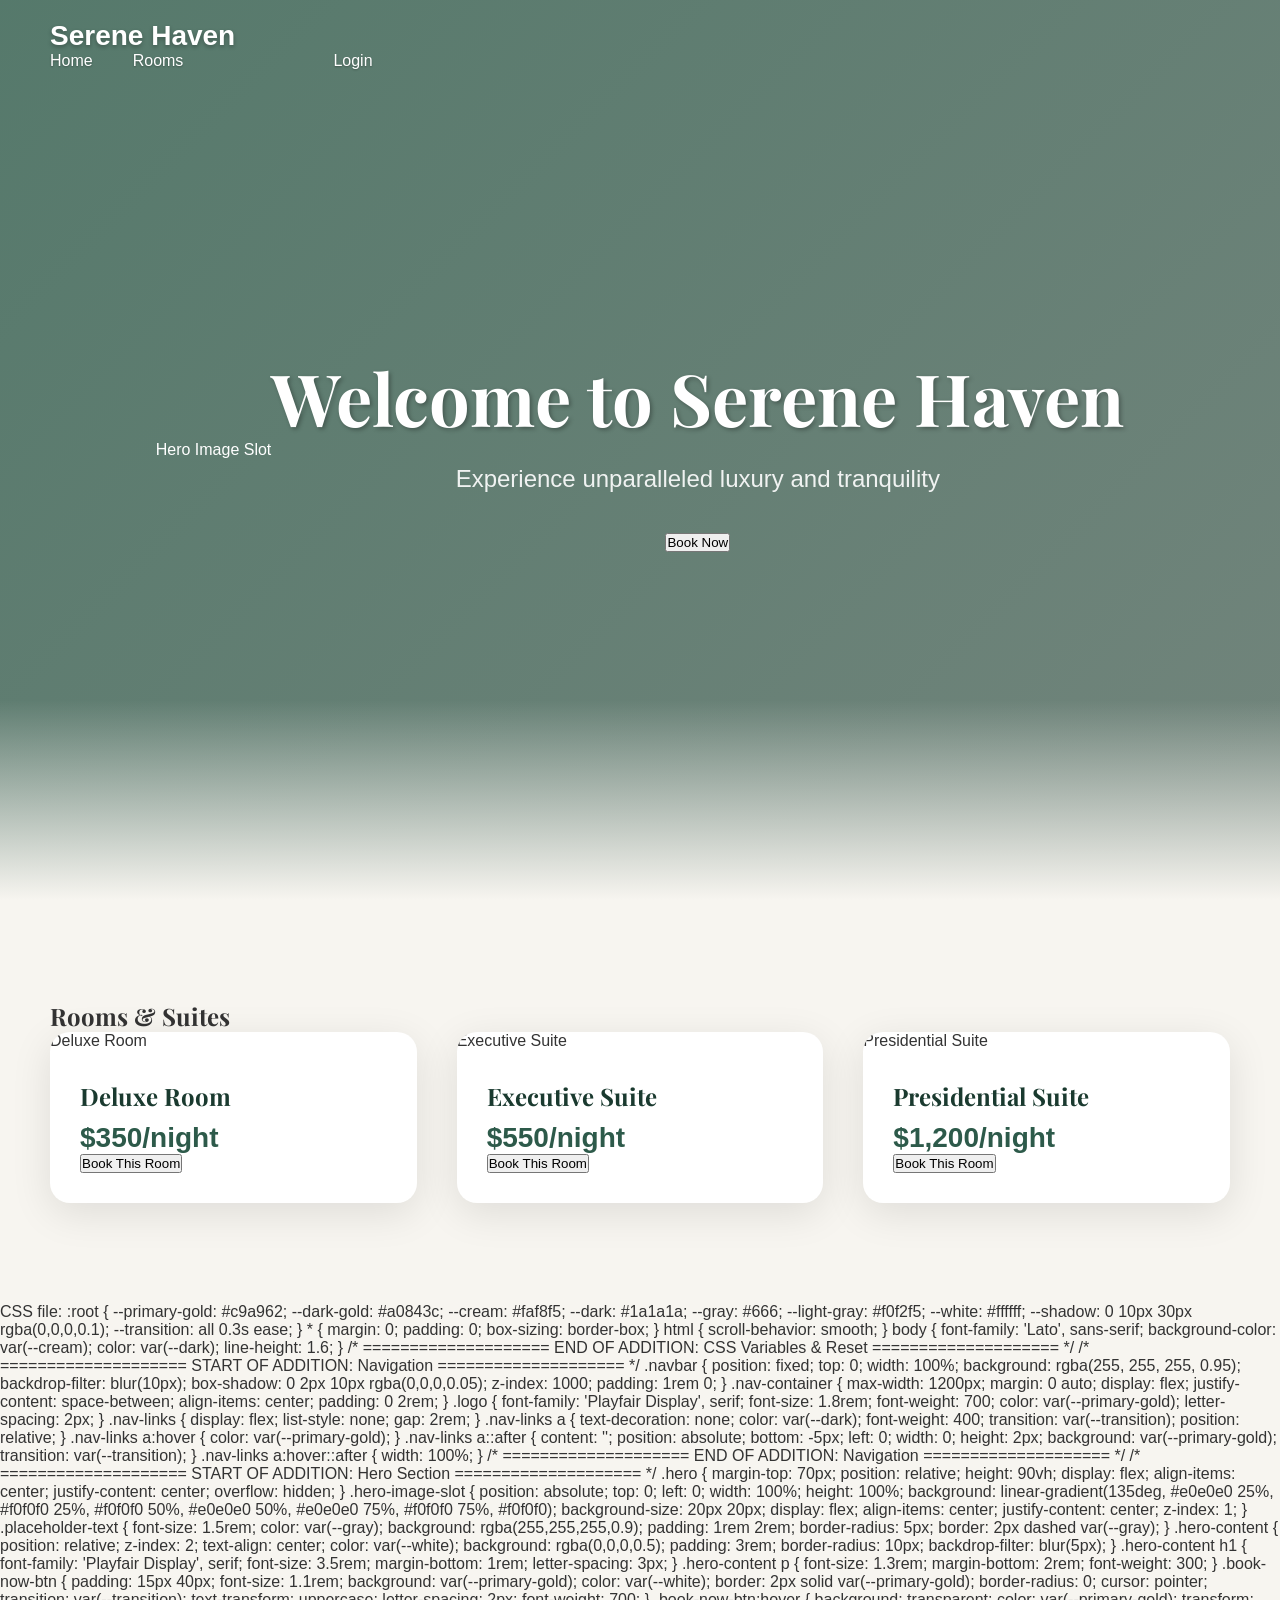
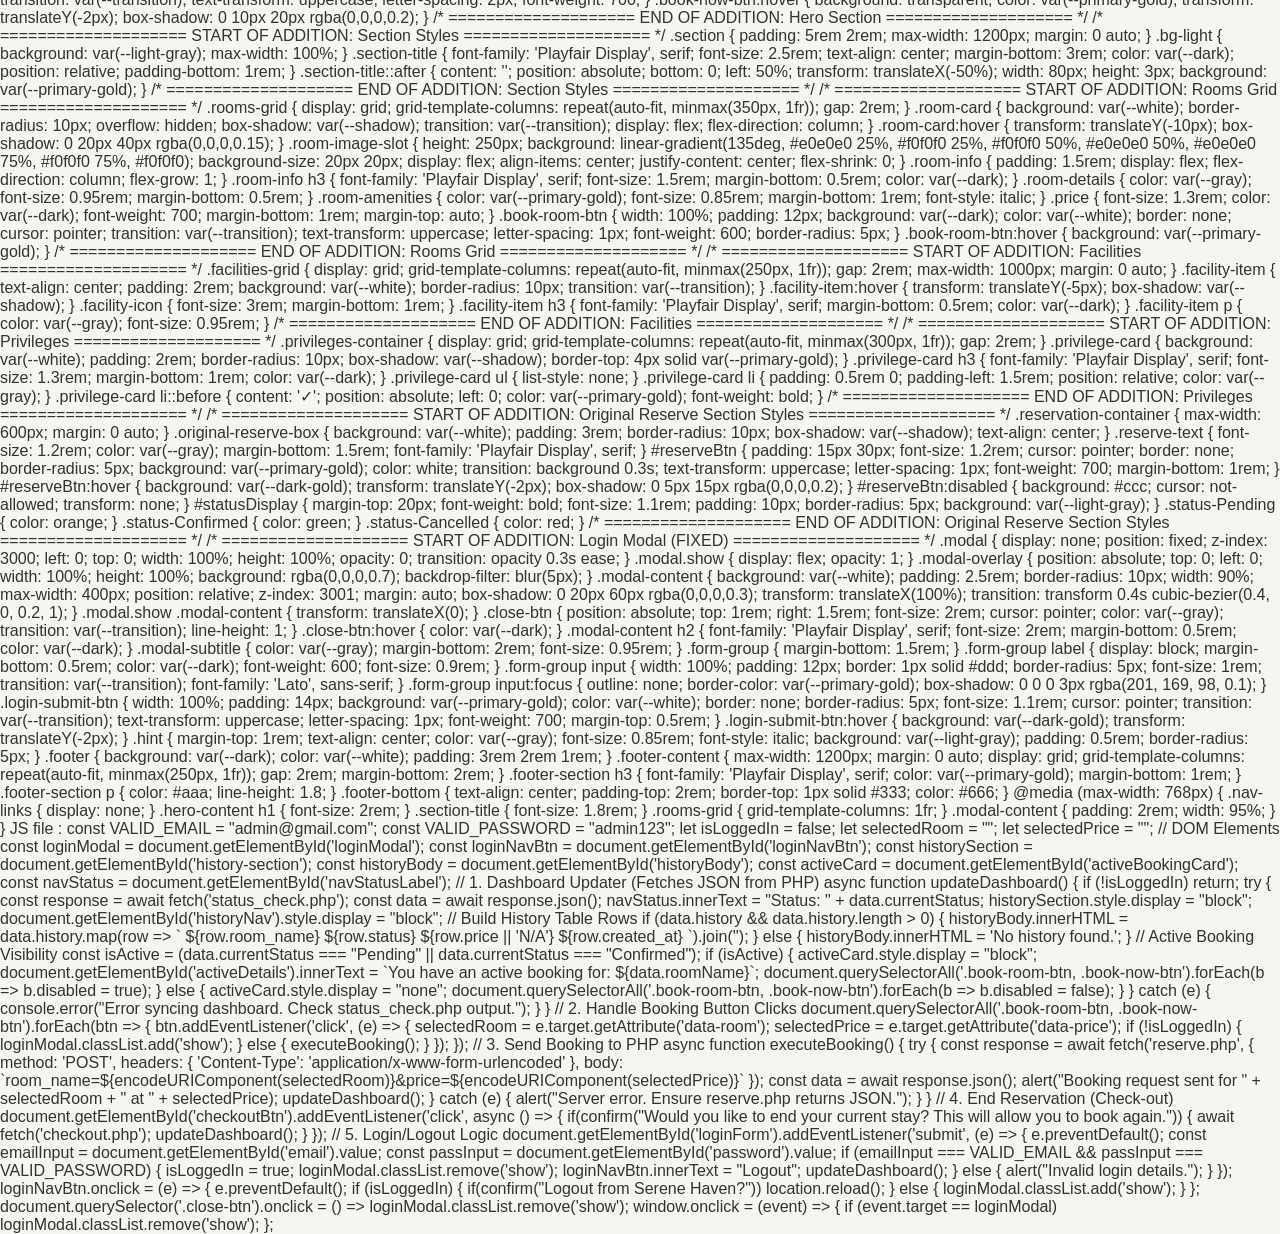
<file: reservation/serene.html>
<!DOCTYPE html>
<html lang="en">
<head>
    <meta charset="UTF-8">
    <meta name="viewport" content="width=device-width, initial-scale=1.0">
    <title>Serene Haven | Luxury Hotel & Resort</title>
    <link rel="stylesheet" href="style.css">
    <link href="https://fonts.googleapis.com/css2?family=Playfair+Display:wght@400;700&family=Lato:wght@300;400;700&display=swap" rel="stylesheet">
</head>
<body>

<nav class="navbar">
    <div class="nav-container">
        <div class="logo">Serene Haven</div>
        <ul class="nav-links">
            <li><a href="#home">Home</a></li>
            <li><a href="#rooms">Rooms</a></li>
            <li><a href="#history-section" id="historyNav" style="display:none;">My History</a></li>
            <li id="navStatusLabel" style="color:var(--primary-gold); font-weight:bold; margin: 0 15px;"></li>
            <li><a href="#" id="loginNavBtn">Login</a></li>
        </ul>
    </div>
</nav>

<section id="home" class="hero">
    <div class="hero-image-slot"><div class="placeholder-text">Hero Image Slot</div></div>
    <div class="hero-content">
        <h1>Welcome to Serene Haven</h1>
        <p>Experience unparalleled luxury and tranquility</p>
        <button id="bookBtn" class="book-now-btn" data-room="General Stay" data-price="$250">Book Now</button>
    </div>
</section>

<section id="rooms" class="section">
    <h2 class="section-title">Rooms & Suites</h2>
    <div class="rooms-grid">
        <div class="room-card">
            <div class="room-image-slot"><div class="placeholder-text">Deluxe Room</div></div>
            <div class="room-info">
                <h3>Deluxe Room</h3>
                <p class="price">$350/night</p>
                <button class="book-room-btn" data-room="Deluxe Room" data-price="$350">Book This Room</button>
            </div>
        </div>
        <div class="room-card">
            <div class="room-image-slot"><div class="placeholder-text">Executive Suite</div></div>
            <div class="room-info">
                <h3>Executive Suite</h3>
                <p class="price">$550/night</p>
                <button class="book-room-btn" data-room="Executive Suite" data-price="$550">Book This Room</button>
            </div>
        </div>
        <div class="room-card">
            <div class="room-image-slot"><div class="placeholder-text">Presidential Suite</div></div>
            <div class="room-info">
                <h3>Presidential Suite</h3>
                <p class="price">$1,200/night</p>
                <button class="book-room-btn" data-room="Presidential Suite" data-price="$1,200">Book This Room</button>
            </div>
        </div>
    </div>
</section>

<section id="history-section" class="section bg-light" style="display:none;">
    <div class="reservation-container">
        <div id="activeBookingCard" class="original-reserve-box" style="display:none; border: 2px solid var(--primary-gold); margin-bottom:30px;">
            <h3>Active Reservation</h3>
            <p id="activeDetails"></p>
            <button id="checkoutBtn" style="background:#e74c3c; margin-top:10px; cursor:pointer;">End Reservation (Check-out)</button>
        </div>

        <h2 class="section-title">Your Booking History</h2>
        <table class="history-table" style="width:100%; background:white; border-radius:10px; border-collapse:collapse; box-shadow:var(--shadow);">
            <thead>
                <tr style="background:var(--light-gray);">
                    <th style="padding:15px; text-align:left;">Room Type</th>
                    <th style="padding:15px; text-align:left;">Status</th>
                    <th style="padding:15px; text-align:left;">Cost</th>
                    <th style="padding:15px; text-align:left;">Date</th>
                </tr>
            </thead>
            <tbody id="historyBody">
                </tbody>
        </table>
    </div>
</section>

<div id="loginModal" class="modal">
    <div class="modal-overlay"></div>
    <div class="modal-content">
        <span class="close-btn">&times;</span>
        <h2>Member Login</h2>
        <form id="loginForm">
            <div class="form-group"><label>Email</label><input type="text" id="email" required></div>
            <div class="form-group"><label>Password</label><input type="password" id="password" required></div>
            <button type="submit" class="login-submit-btn">Login</button>
        </form>
    </div>
</div>

<script src="script.js"></script>
</body>
</html>



CSS file: 
:root {
    --primary-gold: #c9a962;
    --dark-gold: #a0843c;
    --cream: #faf8f5;
    --dark: #1a1a1a;
    --gray: #666;
    --light-gray: #f0f2f5;
    --white: #ffffff;
    --shadow: 0 10px 30px rgba(0,0,0,0.1);
    --transition: all 0.3s ease;
}

* {
    margin: 0;
    padding: 0;
    box-sizing: border-box;
}

html {
    scroll-behavior: smooth;
}

body {
    font-family: 'Lato', sans-serif;
    background-color: var(--cream);
    color: var(--dark);
    line-height: 1.6;
}
/* ==================== END OF ADDITION: CSS Variables & Reset ==================== */

/* ==================== START OF ADDITION: Navigation ==================== */
.navbar {
    position: fixed;
    top: 0;
    width: 100%;
    background: rgba(255, 255, 255, 0.95);
    backdrop-filter: blur(10px);
    box-shadow: 0 2px 10px rgba(0,0,0,0.05);
    z-index: 1000;
    padding: 1rem 0;
}

.nav-container {
    max-width: 1200px;
    margin: 0 auto;
    display: flex;
    justify-content: space-between;
    align-items: center;
    padding: 0 2rem;
}

.logo {
    font-family: 'Playfair Display', serif;
    font-size: 1.8rem;
    font-weight: 700;
    color: var(--primary-gold);
    letter-spacing: 2px;
}

.nav-links {
    display: flex;
    list-style: none;
    gap: 2rem;
}

.nav-links a {
    text-decoration: none;
    color: var(--dark);
    font-weight: 400;
    transition: var(--transition);
    position: relative;
}

.nav-links a:hover {
    color: var(--primary-gold);
}

.nav-links a::after {
    content: '';
    position: absolute;
    bottom: -5px;
    left: 0;
    width: 0;
    height: 2px;
    background: var(--primary-gold);
    transition: var(--transition);
}

.nav-links a:hover::after {
    width: 100%;
}
/* ==================== END OF ADDITION: Navigation ==================== */

/* ==================== START OF ADDITION: Hero Section ==================== */
.hero {
    margin-top: 70px;
    position: relative;
    height: 90vh;
    display: flex;
    align-items: center;
    justify-content: center;
    overflow: hidden;
}

.hero-image-slot {
    position: absolute;
    top: 0;
    left: 0;
    width: 100%;
    height: 100%;
    background: linear-gradient(135deg, #e0e0e0 25%, #f0f0f0 25%, #f0f0f0 50%, #e0e0e0 50%, #e0e0e0 75%, #f0f0f0 75%, #f0f0f0);
    background-size: 20px 20px;
    display: flex;
    align-items: center;
    justify-content: center;
    z-index: 1;
}

.placeholder-text {
    font-size: 1.5rem;
    color: var(--gray);
    background: rgba(255,255,255,0.9);
    padding: 1rem 2rem;
    border-radius: 5px;
    border: 2px dashed var(--gray);
}

.hero-content {
    position: relative;
    z-index: 2;
    text-align: center;
    color: var(--white);
    background: rgba(0,0,0,0.5);
    padding: 3rem;
    border-radius: 10px;
    backdrop-filter: blur(5px);
}

.hero-content h1 {
    font-family: 'Playfair Display', serif;
    font-size: 3.5rem;
    margin-bottom: 1rem;
    letter-spacing: 3px;
}

.hero-content p {
    font-size: 1.3rem;
    margin-bottom: 2rem;
    font-weight: 300;
}

.book-now-btn {
    padding: 15px 40px;
    font-size: 1.1rem;
    background: var(--primary-gold);
    color: var(--white);
    border: 2px solid var(--primary-gold);
    border-radius: 0;
    cursor: pointer;
    transition: var(--transition);
    text-transform: uppercase;
    letter-spacing: 2px;
    font-weight: 700;
}

.book-now-btn:hover {
    background: transparent;
    color: var(--primary-gold);
    transform: translateY(-2px);
    box-shadow: 0 10px 20px rgba(0,0,0,0.2);
}
/* ==================== END OF ADDITION: Hero Section ==================== */

/* ==================== START OF ADDITION: Section Styles ==================== */
.section {
    padding: 5rem 2rem;
    max-width: 1200px;
    margin: 0 auto;
}

.bg-light {
    background: var(--light-gray);
    max-width: 100%;
}

.section-title {
    font-family: 'Playfair Display', serif;
    font-size: 2.5rem;
    text-align: center;
    margin-bottom: 3rem;
    color: var(--dark);
    position: relative;
    padding-bottom: 1rem;
}

.section-title::after {
    content: '';
    position: absolute;
    bottom: 0;
    left: 50%;
    transform: translateX(-50%);
    width: 80px;
    height: 3px;
    background: var(--primary-gold);
}
/* ==================== END OF ADDITION: Section Styles ==================== */

/* ==================== START OF ADDITION: Rooms Grid ==================== */
.rooms-grid {
    display: grid;
    grid-template-columns: repeat(auto-fit, minmax(350px, 1fr));
    gap: 2rem;
}

.room-card {
    background: var(--white);
    border-radius: 10px;
    overflow: hidden;
    box-shadow: var(--shadow);
    transition: var(--transition);
    display: flex;
    flex-direction: column;
}

.room-card:hover {
    transform: translateY(-10px);
    box-shadow: 0 20px 40px rgba(0,0,0,0.15);
}

.room-image-slot {
    height: 250px;
    background: linear-gradient(135deg, #e0e0e0 25%, #f0f0f0 25%, #f0f0f0 50%, #e0e0e0 50%, #e0e0e0 75%, #f0f0f0 75%, #f0f0f0);
    background-size: 20px 20px;
    display: flex;
    align-items: center;
    justify-content: center;
    flex-shrink: 0;
}

.room-info {
    padding: 1.5rem;
    display: flex;
    flex-direction: column;
    flex-grow: 1;
}

.room-info h3 {
    font-family: 'Playfair Display', serif;
    font-size: 1.5rem;
    margin-bottom: 0.5rem;
    color: var(--dark);
}

.room-details {
    color: var(--gray);
    font-size: 0.95rem;
    margin-bottom: 0.5rem;
}

.room-amenities {
    color: var(--primary-gold);
    font-size: 0.85rem;
    margin-bottom: 1rem;
    font-style: italic;
}

.price {
    font-size: 1.3rem;
    color: var(--dark);
    font-weight: 700;
    margin-bottom: 1rem;
    margin-top: auto;
}

.book-room-btn {
    width: 100%;
    padding: 12px;
    background: var(--dark);
    color: var(--white);
    border: none;
    cursor: pointer;
    transition: var(--transition);
    text-transform: uppercase;
    letter-spacing: 1px;
    font-weight: 600;
    border-radius: 5px;
}

.book-room-btn:hover {
    background: var(--primary-gold);
}
/* ==================== END OF ADDITION: Rooms Grid ==================== */

/* ==================== START OF ADDITION: Facilities ==================== */
.facilities-grid {
    display: grid;
    grid-template-columns: repeat(auto-fit, minmax(250px, 1fr));
    gap: 2rem;
    max-width: 1000px;
    margin: 0 auto;
}

.facility-item {
    text-align: center;
    padding: 2rem;
    background: var(--white);
    border-radius: 10px;
    transition: var(--transition);
}

.facility-item:hover {
    transform: translateY(-5px);
    box-shadow: var(--shadow);
}

.facility-icon {
    font-size: 3rem;
    margin-bottom: 1rem;
}

.facility-item h3 {
    font-family: 'Playfair Display', serif;
    margin-bottom: 0.5rem;
    color: var(--dark);
}

.facility-item p {
    color: var(--gray);
    font-size: 0.95rem;
}
/* ==================== END OF ADDITION: Facilities ==================== */

/* ==================== START OF ADDITION: Privileges ==================== */
.privileges-container {
    display: grid;
    grid-template-columns: repeat(auto-fit, minmax(300px, 1fr));
    gap: 2rem;
}

.privilege-card {
    background: var(--white);
    padding: 2rem;
    border-radius: 10px;
    box-shadow: var(--shadow);
    border-top: 4px solid var(--primary-gold);
}

.privilege-card h3 {
    font-family: 'Playfair Display', serif;
    font-size: 1.3rem;
    margin-bottom: 1rem;
    color: var(--dark);
}

.privilege-card ul {
    list-style: none;
}

.privilege-card li {
    padding: 0.5rem 0;
    padding-left: 1.5rem;
    position: relative;
    color: var(--gray);
}

.privilege-card li::before {
    content: '✓';
    position: absolute;
    left: 0;
    color: var(--primary-gold);
    font-weight: bold;
}
/* ==================== END OF ADDITION: Privileges ==================== */

/* ==================== START OF ADDITION: Original Reserve Section Styles ==================== */
.reservation-container {
    max-width: 600px;
    margin: 0 auto;
}

.original-reserve-box {
    background: var(--white);
    padding: 3rem;
    border-radius: 10px;
    box-shadow: var(--shadow);
    text-align: center;
}

.reserve-text {
    font-size: 1.2rem;
    color: var(--gray);
    margin-bottom: 1.5rem;
    font-family: 'Playfair Display', serif;
}

#reserveBtn { 
    padding: 15px 30px; 
    font-size: 1.2rem; 
    cursor: pointer; 
    border: none; 
    border-radius: 5px; 
    background: var(--primary-gold); 
    color: white; 
    transition: background 0.3s;
    text-transform: uppercase;
    letter-spacing: 1px;
    font-weight: 700;
    margin-bottom: 1rem;
}

#reserveBtn:hover {
    background: var(--dark-gold);
    transform: translateY(-2px);
    box-shadow: 0 5px 15px rgba(0,0,0,0.2);
}

#reserveBtn:disabled { 
    background: #ccc; 
    cursor: not-allowed; 
    transform: none;
}

#statusDisplay { 
    margin-top: 20px; 
    font-weight: bold; 
    font-size: 1.1rem; 
    padding: 10px;
    border-radius: 5px;
    background: var(--light-gray);
}

.status-Pending { color: orange; }
.status-Confirmed { color: green; }
.status-Cancelled { color: red; }
/* ==================== END OF ADDITION: Original Reserve Section Styles ==================== */

/* ==================== START OF ADDITION: Login Modal (FIXED) ==================== */
.modal {
    display: none;
    position: fixed;
    z-index: 3000;
    left: 0;
    top: 0;
    width: 100%;
    height: 100%;
    opacity: 0;
    transition: opacity 0.3s ease;
}

.modal.show {
    display: flex;
    opacity: 1;
}

.modal-overlay {
    position: absolute;
    top: 0;
    left: 0;
    width: 100%;
    height: 100%;
    background: rgba(0,0,0,0.7);
    backdrop-filter: blur(5px);
}

.modal-content {
    background: var(--white);
    padding: 2.5rem;
    border-radius: 10px;
    width: 90%;
    max-width: 400px;
    position: relative;
    z-index: 3001;
    margin: auto;
    box-shadow: 0 20px 60px rgba(0,0,0,0.3);
    transform: translateX(100%);
    transition: transform 0.4s cubic-bezier(0.4, 0, 0.2, 1);
}

.modal.show .modal-content {
    transform: translateX(0);
}

.close-btn {
    position: absolute;
    top: 1rem;
    right: 1.5rem;
    font-size: 2rem;
    cursor: pointer;
    color: var(--gray);
    transition: var(--transition);
    line-height: 1;
}

.close-btn:hover {
    color: var(--dark);
}

.modal-content h2 {
    font-family: 'Playfair Display', serif;
    font-size: 2rem;
    margin-bottom: 0.5rem;
    color: var(--dark);
}

.modal-subtitle {
    color: var(--gray);
    margin-bottom: 2rem;
    font-size: 0.95rem;
}

.form-group {
    margin-bottom: 1.5rem;
}

.form-group label {
    display: block;
    margin-bottom: 0.5rem;
    color: var(--dark);
    font-weight: 600;
    font-size: 0.9rem;
}

.form-group input {
    width: 100%;
    padding: 12px;
    border: 1px solid #ddd;
    border-radius: 5px;
    font-size: 1rem;
    transition: var(--transition);
    font-family: 'Lato', sans-serif;
}

.form-group input:focus {
    outline: none;
    border-color: var(--primary-gold);
    box-shadow: 0 0 0 3px rgba(201, 169, 98, 0.1);
}

.login-submit-btn {
    width: 100%;
    padding: 14px;
    background: var(--primary-gold);
    color: var(--white);
    border: none;
    border-radius: 5px;
    font-size: 1.1rem;
    cursor: pointer;
    transition: var(--transition);
    text-transform: uppercase;
    letter-spacing: 1px;
    font-weight: 700;
    margin-top: 0.5rem;
}

.login-submit-btn:hover {
    background: var(--dark-gold);
    transform: translateY(-2px);
}

.hint {
    margin-top: 1rem;
    text-align: center;
    color: var(--gray);
    font-size: 0.85rem;
    font-style: italic;
    background: var(--light-gray);
    padding: 0.5rem;
    border-radius: 5px;
}



.footer {
    background: var(--dark);
    color: var(--white);
    padding: 3rem 2rem 1rem;
}

.footer-content {
    max-width: 1200px;
    margin: 0 auto;
    display: grid;
    grid-template-columns: repeat(auto-fit, minmax(250px, 1fr));
    gap: 2rem;
    margin-bottom: 2rem;
}

.footer-section h3 {
    font-family: 'Playfair Display', serif;
    color: var(--primary-gold);
    margin-bottom: 1rem;
}

.footer-section p {
    color: #aaa;
    line-height: 1.8;
}

.footer-bottom {
    text-align: center;
    padding-top: 2rem;
    border-top: 1px solid #333;
    color: #666;
}



@media (max-width: 768px) {
    .nav-links {
        display: none;
    }
    
    .hero-content h1 {
        font-size: 2rem;
    }
    
    .section-title {
        font-size: 1.8rem;
    }
    
    .rooms-grid {
        grid-template-columns: 1fr;
    }
    
    .modal-content {
        padding: 2rem;
        width: 95%;
    }
}



JS file : 

const VALID_EMAIL = "admin@gmail.com";
const VALID_PASSWORD = "admin123";
let isLoggedIn = false;
let selectedRoom = "";
let selectedPrice = "";

// DOM Elements
const loginModal = document.getElementById('loginModal');
const loginNavBtn = document.getElementById('loginNavBtn');
const historySection = document.getElementById('history-section');
const historyBody = document.getElementById('historyBody');
const activeCard = document.getElementById('activeBookingCard');
const navStatus = document.getElementById('navStatusLabel');

// 1. Dashboard Updater (Fetches JSON from PHP)
async function updateDashboard() {
    if (!isLoggedIn) return;
    try {
        const response = await fetch('status_check.php');
        const data = await response.json();
        
        navStatus.innerText = "Status: " + data.currentStatus;
        historySection.style.display = "block";
        document.getElementById('historyNav').style.display = "block";

        // Build History Table Rows
        if (data.history && data.history.length > 0) {
            historyBody.innerHTML = data.history.map(row => `
                <tr style="border-bottom: 1px solid #eee;">
                    <td style="padding:15px;">${row.room_name}</td>
                    <td style="padding:15px;"><span class="status-${row.status}">${row.status}</span></td>
                    <td style="padding:15px; color: #27ae60; font-weight: bold;">${row.price || 'N/A'}</td>
                    <td style="padding:15px; color: #888;">${row.created_at}</td>
                </tr>
            `).join('');
        } else {
            historyBody.innerHTML = '<tr><td colspan="4" style="padding:20px; text-align:center;">No history found.</td></tr>';
        }

        // Active Booking Visibility
        const isActive = (data.currentStatus === "Pending" || data.currentStatus === "Confirmed");
        if (isActive) {
            activeCard.style.display = "block";
            document.getElementById('activeDetails').innerText = `You have an active booking for: ${data.roomName}`;
            document.querySelectorAll('.book-room-btn, .book-now-btn').forEach(b => b.disabled = true);
        } else {
            activeCard.style.display = "none";
            document.querySelectorAll('.book-room-btn, .book-now-btn').forEach(b => b.disabled = false);
        }
    } catch (e) {
        console.error("Error syncing dashboard. Check status_check.php output.");
    }
}

// 2. Handle Booking Button Clicks
document.querySelectorAll('.book-room-btn, .book-now-btn').forEach(btn => {
    btn.addEventListener('click', (e) => {
        selectedRoom = e.target.getAttribute('data-room');
        selectedPrice = e.target.getAttribute('data-price');
        
        if (!isLoggedIn) {
            loginModal.classList.add('show');
        } else {
            executeBooking();
        }
    });
});

// 3. Send Booking to PHP
async function executeBooking() {
    try {
        const response = await fetch('reserve.php', {
            method: 'POST',
            headers: { 'Content-Type': 'application/x-www-form-urlencoded' },
            body: `room_name=${encodeURIComponent(selectedRoom)}&price=${encodeURIComponent(selectedPrice)}`
        });
        const data = await response.json();
        alert("Booking request sent for " + selectedRoom + " at " + selectedPrice);
        updateDashboard();
    } catch (e) {
        alert("Server error. Ensure reserve.php returns JSON.");
    }
}

// 4. End Reservation (Check-out)
document.getElementById('checkoutBtn').addEventListener('click', async () => {
    if(confirm("Would you like to end your current stay? This will allow you to book again.")) {
        await fetch('checkout.php');
        updateDashboard();
    }
});

// 5. Login/Logout Logic
document.getElementById('loginForm').addEventListener('submit', (e) => {
    e.preventDefault();
    const emailInput = document.getElementById('email').value;
    const passInput = document.getElementById('password').value;

    if (emailInput === VALID_EMAIL && passInput === VALID_PASSWORD) {
        isLoggedIn = true;
        loginModal.classList.remove('show');
        loginNavBtn.innerText = "Logout";
        updateDashboard();
    } else {
        alert("Invalid login details.");
    }
});

loginNavBtn.onclick = (e) => {
    e.preventDefault();
    if (isLoggedIn) {
        if(confirm("Logout from Serene Haven?")) location.reload();
    } else {
        loginModal.classList.add('show');
    }
};

document.querySelector('.close-btn').onclick = () => loginModal.classList.remove('show');
window.onclick = (event) => { if (event.target == loginModal) loginModal.classList.remove('show'); };
</file>
<file: reservation/style.css>
* {
    margin: 0;
    padding: 0;
    box-sizing: border-box;
}

:root {
    --primary: #2D5A4A;
    --secondary: #E8B86D;
    --accent: #FF6B6B;
    --dark: #1A3A2F;
    --light: #F7F5F0;
    --sand: #F4E4C1;
    --glass: rgba(45, 90, 74, 0.85);
}

body {
    font-family: 'Montserrat', sans-serif;
    background-color: var(--light);
    color: #333;
    overflow-x: hidden;
}

h1, h2, h3, h4 {
    font-family: 'Playfair Display', serif;
}




nav {
    position: fixed;
    top: 0;
    width: 100%;
    padding: 20px 50px;
    display: flex;
    justify-content: space-between;
    align-items: center;
    z-index: 1000;
    transition: all 0.4s ease;
    background: transparent;
}

nav.scrolled {
    background: var(--glass);
    backdrop-filter: blur(12px);
    -webkit-backdrop-filter: blur(12px);
    padding: 15px 50px;
    box-shadow: 0 4px 30px rgba(0, 0, 0, 0.1);
    border-bottom: 1px solid rgba(255, 255, 255, 0.1);
}

.logo {
    font-size: 28px;
    font-weight: 700;
    color: white;
    text-decoration: none;
    display: flex;
    align-items: center;
    gap: 10px;
    text-shadow: 0 2px 4px rgba(0,0,0,0.3);
}

.nav-links {
    display: flex;
    gap: 40px;
    align-items: center;
    list-style: none;
}

.nav-links a {
    color: white;
    text-decoration: none;
    font-weight: 500;
    transition: color 0.3s;
    cursor: pointer;
    text-shadow: 0 1px 2px rgba(0,0,0,0.3);
}

.nav-links a:hover {
    color: var(--secondary);
}

.login-btn {
    background: var(--secondary);
    color: var(--dark) !important;
    padding: 10px 25px;
    border-radius: 25px;
    font-weight: 600;
    transition: transform 0.3s, box-shadow 0.3s;
    text-shadow: none !important;
}

.login-btn:hover {
    transform: translateY(-2px);
    box-shadow: 0 5px 15px rgba(232, 184, 109, 0.4);
}




.hero {
    height: 100vh;
    background: linear-gradient(135deg, rgba(45, 90, 74, 0.8), rgba(26, 58, 47, 0.6)), url('https://images.unsplash.com/photo-1582719508461-905c673771fd?w=1920');
    background-size: cover;
    background-position: center;
    display: flex;
    align-items: center;
    justify-content: center;
    text-align: center;
    color: white;
    position: relative;
    overflow: hidden;
}

.hero::before {
    content: '';
    position: absolute;
    bottom: 0;
    left: 0;
    right: 0;
    height: 200px;
    background: linear-gradient(to top, var(--light), transparent);
}

.hero-content {
    z-index: 2;
    animation: fadeInUp 1s ease;
}

.hero h1 {
    font-size: 72px;
    margin-bottom: 20px;
    text-shadow: 2px 2px 4px rgba(0,0,0,0.3);
}

.hero p {
    font-size: 24px;
    margin-bottom: 40px;
    font-weight: 300;
    opacity: 0.9;
}

.cta-button {
    background: var(--secondary);
    color: var(--dark);
    padding: 18px 50px;
    border: none;
    border-radius: 50px;
    font-size: 18px;
    font-weight: 600;
    cursor: pointer;
    transition: all 0.3s;
    text-transform: uppercase;
    letter-spacing: 2px;
}

.cta-button:hover {
    transform: translateY(-3px);
    box-shadow: 0 10px 30px rgba(232, 184, 109, 0.5);
}




section {
    padding: 100px 50px;
    max-width: 1400px;
    margin: 0 auto;
}

.section-header {
    text-align: center;
    margin-bottom: 60px;
}

.section-header h2 {
    font-size: 48px;
    color: var(--dark);
    margin-bottom: 15px;
}

.section-header p {
    color: #666;
    font-size: 18px;
}





.rooms-grid {
    display: grid;
    grid-template-columns: repeat(auto-fit, minmax(350px, 1fr));
    gap: 40px;
}

.room-card {
    background: white;
    border-radius: 20px;
    overflow: hidden;
    box-shadow: 0 10px 40px rgba(0,0,0,0.1);
    transition: transform 0.3s, box-shadow 0.3s;
    cursor: pointer;
}

.room-card:hover {
    transform: translateY(-10px);
    box-shadow: 0 20px 60px rgba(0,0,0,0.15);
}

.room-image {
    height: 250px;
    background-size: cover;
    background-position: center;
    position: relative;
}

.room-badge {
    position: absolute;
    top: 20px;
    right: 20px;
    background: var(--accent);
    color: white;
    padding: 8px 16px;
    border-radius: 20px;
    font-size: 12px;
    font-weight: 600;
}

.room-info {
    padding: 30px;
}

.room-info h3 {
    font-size: 24px;
    margin-bottom: 10px;
    color: var(--dark);
}

.room-features {
    display: flex;
    gap: 20px;
    margin: 20px 0;
    color: #666;
    font-size: 14px;
    flex-wrap: wrap;
}

.room-features span {
    display: flex;
    align-items: center;
    gap: 5px;
}

.room-price {
    display: flex;
    justify-content: space-between;
    align-items: center;
    margin-top: 20px;
    padding-top: 20px;
    border-top: 1px solid #eee;
}

.price {
    font-size: 28px;
    color: var(--primary);
    font-weight: 700;
}

.price span {
    font-size: 14px;
    color: #666;
    font-weight: 400;
}

.book-btn {
    background: var(--primary);
    color: white;
    border: none;
    padding: 12px 30px;
    border-radius: 25px;
    cursor: pointer;
    font-weight: 600;
    transition: all 0.3s;
}

.book-btn:hover {
    background: var(--dark);
}

.book-btn:disabled {
    background: #ccc;
    cursor: not-allowed;
    transform: none;
}




.services {
    background: linear-gradient(to bottom, var(--light), var(--sand));
}

.services-grid {
    display: grid;
    grid-template-columns: repeat(auto-fit, minmax(300px, 1fr));
    gap: 30px;
}

.service-card {
    background: white;
    padding: 40px;
    border-radius: 20px;
    text-align: center;
    transition: all 0.3s;
    border: 2px solid transparent;
    height: 100%;
    display: flex;
    flex-direction: column;
    justify-content: flex-start;
}

.service-card:hover {
    transform: translateY(-5px);
    border-color: var(--secondary);
    box-shadow: 0 15px 40px rgba(0,0,0,0.1);
}

.service-icon {
    width: 80px;
    height: 80px;
    background: var(--primary);
    color: white;
    border-radius: 50%;
    display: flex;
    align-items: center;
    justify-content: center;
    font-size: 32px;
    margin: 0 auto 20px;
}

.service-card h3 {
    font-size: 24px;
    margin-bottom: 15px;
    color: var(--dark);
}

.service-card p {
    color: #666;
    line-height: 1.6;
    flex: 1;
}




.modal {
    display: none;
    position: fixed;
    top: 0;
    left: 0;
    width: 100%;
    height: 100%;
    background: rgba(0,0,0,0.7);
    z-index: 2000;
    justify-content: center;
    align-items: center;
    backdrop-filter: blur(5px);
    overflow-y: auto;
    padding: 20px;
}

.modal.active {
    display: flex;
    animation: fadeIn 0.3s;
}

.modal-content {
    background: white;
    padding: 40px;
    border-radius: 20px;
    width: 90%;
    max-width: 500px;
    position: relative;
    animation: slideUp 0.3s;
    max-height: 90vh;
    overflow-y: auto;
}




.booking-modal-content {
    max-width: 900px;
    padding: 0;
    overflow: hidden;
}

.close-modal {
    position: absolute;
    top: 20px;
    right: 20px;
    background: rgba(255,255,255,0.9);
    border: none;
    width: 40px;
    height: 40px;
    border-radius: 50%;
    font-size: 20px;
    cursor: pointer;
    color: #666;
    transition: all 0.3s;
    z-index: 10;
    display: flex;
    align-items: center;
    justify-content: center;
}

.close-modal:hover {
    color: var(--accent);
    background: white;
    transform: rotate(90deg);
}

.modal h2 {
    font-size: 32px;
    margin-bottom: 10px;
    color: var(--dark);
}

.modal-subtitle {
    color: #666;
    margin-bottom: 30px;
}

.form-group {
    margin-bottom: 20px;
}

.form-group label {
    display: block;
    margin-bottom: 8px;
    font-weight: 600;
    color: var(--dark);
}

.form-group input,
.form-group select,
.form-group textarea {
    width: 100%;
    padding: 12px;
    border: 2px solid #eee;
    border-radius: 10px;
    font-family: inherit;
    transition: border-color 0.3s;
}

.form-group input:focus,
.form-group select:focus,
.form-group textarea:focus {
    border-color: var(--primary);
    outline: none;
}

.form-row {
    display: grid;
    grid-template-columns: 1fr 1fr;
    gap: 20px;
}

.submit-btn {
    width: 100%;
    background: var(--primary);
    color: white;
    border: none;
    padding: 15px;
    border-radius: 10px;
    font-size: 16px;
    font-weight: 600;
    cursor: pointer;
    transition: all 0.3s;
    margin-top: 10px;
}

.submit-btn:hover {
    background: var(--dark);
    transform: translateY(-2px);
    box-shadow: 0 5px 15px rgba(45, 90, 74, 0.3);
}

.submit-btn:disabled {
    background: #ccc;
    cursor: not-allowed;
    transform: none;
}

.error-msg {
    color: var(--accent);
    font-size: 14px;
    margin-top: 5px;
    display: none;
}

.success-msg {
    background: #d4edda;
    color: #155724;
    padding: 15px;
    border-radius: 10px;
    margin-bottom: 20px;
    display: none;
    border-left: 4px solid #28a745;
}




.room-details-header {
    position: relative;
    height: 300px;
    overflow: hidden;
}

.room-details-image {
    width: 100%;
    height: 100%;
    background-size: cover;
    background-position: center;
    position: relative;
}

.room-details-image::after {
    content: '';
    position: absolute;
    bottom: 0;
    left: 0;
    right: 0;
    height: 150px;
    background: linear-gradient(to top, rgba(0,0,0,0.7), transparent);
}

.room-details-info {
    position: absolute;
    bottom: 30px;
    left: 40px;
    right: 40px;
    color: white;
    z-index: 2;
}

.room-details-badge {
    display: inline-block;
    background: var(--secondary);
    color: var(--dark);
    padding: 6px 16px;
    border-radius: 20px;
    font-size: 12px;
    font-weight: 700;
    margin-bottom: 10px;
    text-transform: uppercase;
    letter-spacing: 1px;
}

.room-details-info h2 {
    font-size: 36px;
    margin-bottom: 10px;
    color: white;
    text-shadow: 2px 2px 4px rgba(0,0,0,0.3);
}

.room-details-price {
    font-size: 32px;
    font-weight: 700;
    color: var(--secondary);
    text-shadow: 2px 2px 4px rgba(0,0,0,0.3);
}

.room-details-price span {
    font-size: 16px;
    font-weight: 400;
    opacity: 0.9;
}

.room-details-section {
    padding: 30px 40px;
    border-bottom: 1px solid #eee;
}

.room-details-section h3 {
    font-size: 20px;
    color: var(--dark);
    margin-bottom: 20px;
    display: flex;
    align-items: center;
    gap: 10px;
}

.room-details-section h3 i {
    color: var(--secondary);
}

.highlights-grid {
    display: grid;
    grid-template-columns: repeat(auto-fit, minmax(200px, 1fr));
    gap: 15px;
}

.highlight-item {
    display: flex;
    align-items: center;
    gap: 12px;
    padding: 15px;
    background: #f8f9fa;
    border-radius: 12px;
    transition: all 0.3s;
}

.highlight-item:hover {
    background: var(--primary);
    color: white;
    transform: translateX(5px);
}

.highlight-item i {
    font-size: 20px;
    color: var(--primary);
    width: 30px;
    text-align: center;
}

.highlight-item:hover i {
    color: var(--secondary);
}

.amenities-list {
    display: flex;
    flex-wrap: wrap;
    gap: 10px;
}

.amenity-tag {
    background: linear-gradient(135deg, var(--primary), var(--dark));
    color: white;
    padding: 8px 16px;
    border-radius: 20px;
    font-size: 13px;
    font-weight: 500;
    display: flex;
    align-items: center;
    gap: 6px;
}

.amenity-tag i {
    font-size: 12px;
}

.privileges-list {
    list-style: none;
    display: grid;
    gap: 12px;
}

.privileges-list li {
    display: flex;
    align-items: flex-start;
    gap: 12px;
    color: #555;
    font-size: 15px;
    line-height: 1.5;
}

.privileges-list li i {
    color: var(--secondary);
    font-size: 18px;
    margin-top: 2px;
}

.booking-form-section {
    padding: 30px 40px;
    background: #f8f9fa;
}

.booking-form-section h3 {
    font-size: 20px;
    color: var(--dark);
    margin-bottom: 25px;
    display: flex;
    align-items: center;
    gap: 10px;
}

.booking-form-section h3 i {
    color: var(--primary);
}

.price-calculation {
    background: white;
    padding: 20px;
    border-radius: 12px;
    margin: 25px 0;
    border: 2px solid #eee;
}

.price-row {
    display: flex;
    justify-content: space-between;
    margin-bottom: 12px;
    color: #666;
    font-size: 15px;
}

.price-row.total {
    border-top: 2px solid #eee;
    padding-top: 12px;
    margin-top: 12px;
    font-size: 20px;
    font-weight: 700;
    color: var(--dark);
}




.confirmation-popup {
    display: none;
    position: fixed;
    top: 50%;
    left: 50%;
    transform: translate(-50%, -50%);
    background: white;
    padding: 40px;
    border-radius: 20px;
    box-shadow: 0 20px 60px rgba(0,0,0,0.3);
    z-index: 4000;
    text-align: center;
    max-width: 450px;
    animation: popIn 0.5s;
}

.confirmation-popup.active {
    display: block;
}

.confirmation-popup .icon {
    width: 80px;
    height: 80px;
    background: #d4edda;
    color: #155724;
    border-radius: 50%;
    display: flex;
    align-items: center;
    justify-content: center;
    font-size: 40px;
    margin: 0 auto 20px;
}

.confirmation-popup h3 {
    font-size: 28px;
    color: var(--dark);
    margin-bottom: 15px;
}

.confirmation-popup p {
    color: #666;
    margin-bottom: 25px;
    line-height: 1.6;
}

.confirmation-popup .btn {
    background: var(--primary);
    color: white;
    border: none;
    padding: 12px 40px;
    border-radius: 25px;
    cursor: pointer;
    font-weight: 600;
    font-size: 16px;
    transition: all 0.3s;
}

.confirmation-popup .btn:hover {
    background: var(--dark);
    transform: translateY(-2px);
}

.overlay {
    display: none;
    position: fixed;
    top: 0;
    left: 0;
    width: 100%;
    height: 100%;
    background: rgba(0,0,0,0.5);
    z-index: 3500;
}

.overlay.active {
    display: block;
}




.user-dashboard {
    display: none;
    position: fixed;
    top: 80px;
    right: 50px;
    background: rgba(255, 255, 255, 0.98);
    padding: 25px;
    border-radius: 20px;
    box-shadow: 0 20px 60px rgba(0,0,0,0.2);
    z-index: 999;
    min-width: 320px;
    backdrop-filter: blur(10px);
    border: 1px solid rgba(255,255,255,0.3);
}

.user-dashboard.active {
    display: block;
    animation: fadeIn 0.3s;
}

.user-info {
    display: flex;
    align-items: center;
    gap: 15px;
    margin-bottom: 20px;
    padding-bottom: 20px;
    border-bottom: 2px solid #f0f0f0;
}

.user-avatar {
    width: 50px;
    height: 50px;
    background: var(--primary);
    color: white;
    border-radius: 50%;
    display: flex;
    align-items: center;
    justify-content: center;
    font-size: 20px;
}

.user-details h4 {
    color: var(--dark);
    margin-bottom: 5px;
}

.user-details p {
    font-size: 12px;
    color: #666;
}

.dashboard-menu {
    list-style: none;
}

.dashboard-menu li {
    padding: 12px 0;
    cursor: pointer;
    transition: all 0.3s;
    display: flex;
    align-items: center;
    gap: 12px;
    border-bottom: 1px solid #f0f0f0;
    color: #555;
    font-weight: 500;
}

.dashboard-menu li:last-child {
    border-bottom: none;
}

.dashboard-menu li:hover {
    color: var(--primary);
    transform: translateX(5px);
}

.dashboard-menu .logout-btn {
    color: var(--accent);
    font-weight: 600;
}

.dashboard-menu .logout-btn:hover {
    color: #d32f2f;
}




.reservations-list {
    margin-top: 20px;
    max-height: 300px;
    overflow-y: auto;
    padding-right: 5px;
}

.reservations-list::-webkit-scrollbar {
    width: 6px;
}

.reservations-list::-webkit-scrollbar-thumb {
    background: #ddd;
    border-radius: 3px;
}

.reservation-item {
    background: #f8f9fa;
    padding: 15px;
    border-radius: 12px;
    margin-bottom: 10px;
    border-left: 4px solid var(--primary);
    position: relative;
    transition: all 0.3s;
}

.reservation-item:hover {
    transform: translateX(5px);
    box-shadow: 0 3px 10px rgba(0,0,0,0.1);
}

.reservation-item.pending {
    border-left-color: var(--secondary);
    background: #fff8e1;
}

.reservation-item.confirmed {
    border-left-color: #28a745;
    background: #e8f5e9;
}

.reservation-item.staying {
    border-left-color: var(--primary);
    background: #e3f2fd;
}

.reservation-item.done {
    border-left-color: #6c757d;
    background: #f8f9fa;
}

.reservation-item.cancelled {
    border-left-color: #dc3545;
    background: #ffebee;
}

.reservation-status {
    position: absolute;
    top: 10px;
    right: 10px;
    padding: 4px 10px;
    border-radius: 12px;
    font-size: 10px;
    font-weight: 700;
    text-transform: uppercase;
    letter-spacing: 0.5px;
}

.status-pending {
    background: #ff9800;
    color: white;
}

.status-confirmed {
    background: #4caf50;
    color: white;
}

.status-staying {
    background: var(--primary);
    color: white;
}

.status-done {
    background: #6c757d;
    color: white;
}

.status-cancelled {
    background: #f44336;
    color: white;
}

.reservation-item h4 {
    color: var(--dark);
    margin-bottom: 5px;
    font-size: 16px;
    padding-right: 70px;
}

.reservation-item p {
    font-size: 13px;
    color: #666;
}

.reservation-item .date {
    font-size: 12px;
    color: var(--primary);
    margin-top: 5px;
    font-weight: 600;
}



.history-table {
    width: 100%;
    border-collapse: collapse;
}

.history-table th {
    background: var(--primary);
    color: white;
    padding: 20px;
    text-align: left;
    font-weight: 600;
    font-size: 14px;
    text-transform: uppercase;
    letter-spacing: 0.5px;
}

.history-table td {
    padding: 15px 20px;
    border-bottom: 1px solid #eee;
    color: #555;
    font-size: 14px;
}

.history-table tr:hover {
    background: #f8f9fa;
}

.history-table tr:last-child td {
    border-bottom: none;
}

.original-reserve-box {
    background: white;
    padding: 30px;
    border-radius: 15px;
    box-shadow: 0 10px 40px rgba(0,0,0,0.1);
    text-align: center;
    transition: all 0.3s;
}

.original-reserve-box:hover {
    transform: translateY(-5px);
    box-shadow: 0 15px 50px rgba(0,0,0,0.15);
}

#checkoutBtn {
    background: #e74c3c;
    color: white;
    border: none;
    padding: 12px 30px;
    border-radius: 25px;
    cursor: pointer;
    font-weight: 600;
    transition: all 0.3s;
    display: inline-flex;
    align-items: center;
    gap: 8px;
}

#checkoutBtn:hover {
    background: #c0392b;
    transform: translateY(-2px);
    box-shadow: 0 5px 15px rgba(231, 76, 60, 0.3);
}


.footer {
    background: linear-gradient(135deg, var(--dark), #0d1f1a);
    color: white;
    padding: 60px 50px 30px;
    margin-top: 100px;
}

.footer-content {
    max-width: 1400px;
    margin: 0 auto;
    display: grid;
    grid-template-columns: repeat(auto-fit, minmax(250px, 1fr));
    gap: 40px;
    margin-bottom: 40px;
}

.footer-section h4 {
    font-size: 20px;
    margin-bottom: 20px;
    color: var(--secondary);
    display: flex;
    align-items: center;
    gap: 10px;
}

.footer-section p {
    color: rgba(255,255,255,0.8);
    line-height: 1.8;
    font-size: 14px;
}

.footer-section ul {
    list-style: none;
}

.footer-section ul li {
    margin-bottom: 12px;
}

.footer-section ul li a {
    color: rgba(255,255,255,0.8);
    text-decoration: none;
    transition: all 0.3s;
    cursor: pointer;
    display: inline-flex;
    align-items: center;
    gap: 8px;
}

.footer-section ul li a:hover {
    color: var(--secondary);
    transform: translateX(5px);
}

.footer-section ul li a::before {
    content: '→';
    opacity: 0;
    transition: all 0.3s;
}

.footer-section ul li a:hover::before {
    opacity: 1;
}



.social-icons {
    display: flex;
    gap: 15px;
    margin-top: 20px;
}

.social-icon {
    width: 50px;
    height: 50px;
    border-radius: 50%;
    display: flex;
    align-items: center;
    justify-content: center;
    font-size: 20px;
    color: white;
    text-decoration: none;
    transition: all 0.3s;
    position: relative;
    overflow: hidden;
}

.social-icon::before {
    content: '';
    position: absolute;
    top: 0;
    left: 0;
    width: 100%;
    height: 100%;
    background: rgba(255,255,255,0.1);
    opacity: 0;
    transition: opacity 0.3s;
}

.social-icon:hover::before {
    opacity: 1;
}

.social-icon:hover {
    transform: translateY(-5px) scale(1.1);
    box-shadow: 0 10px 20px rgba(0,0,0,0.3);
}

.social-icon.instagram {
    background: linear-gradient(45deg, #f09433 0%, #e6683c 25%, #dc2743 50%, #cc2366 75%, #bc1888 100%);
}

.social-icon.facebook {
    background: #1877f2;
}

.social-icon.gmail {
    background: #ea4335;
}

.footer-bottom {
    text-align: center;
    padding-top: 30px;
    border-top: 1px solid rgba(255,255,255,0.1);
    color: rgba(255,255,255,0.6);
    font-size: 14px;
}


@keyframes fadeIn {
    from { opacity: 0; }
    to { opacity: 1; }
}

@keyframes fadeInUp {
    from {
        opacity: 0;
        transform: translateY(30px);
    }
    to {
        opacity: 1;
        transform: translateY(0);
    }
}

@keyframes slideUp {
    from {
        opacity: 0;
        transform: translateY(50px);
    }
    to {
        opacity: 1;
        transform: translateY(0);
    }
}

@keyframes popIn {
    0% {
        opacity: 0;
        transform: translate(-50%, -50%) scale(0.8);
    }
    100% {
        opacity: 1;
        transform: translate(-50%, -50%) scale(1);
    }
}


@media (max-width: 968px) {
    .hero h1 {
        font-size: 48px;
    }
    
    .nav-links {
        display: none;
    }
    
    section {
        padding: 60px 20px;
    }

    .user-dashboard {
        right: 20px;
        left: 20px;
        width: auto;
    }

    .booking-modal-content {
        max-width: 95%;
    }

    .booking-modal-content > div {
        flex-direction: column !important;
    }

    .booking-modal-content > div > div:first-child {
        max-height: 400px;
    }

    .room-details-header {
        height: 200px;
    }

    .room-details-info h2 {
        font-size: 24px;
    }

    .room-details-section {
        padding: 20px;
    }

    .highlights-grid {
        grid-template-columns: 1fr;
    }

    .form-row {
        grid-template-columns: 1fr;
    }

    .history-table {
        font-size: 12px;
    }

    .history-table th,
    .history-table td {
        padding: 10px;
    }

    .footer {
        padding: 40px 20px 20px;
    }

    .footer-content {
        grid-template-columns: 1fr;
        text-align: center;
    }

    .social-icons {
        justify-content: center;
    }
}
</file>
